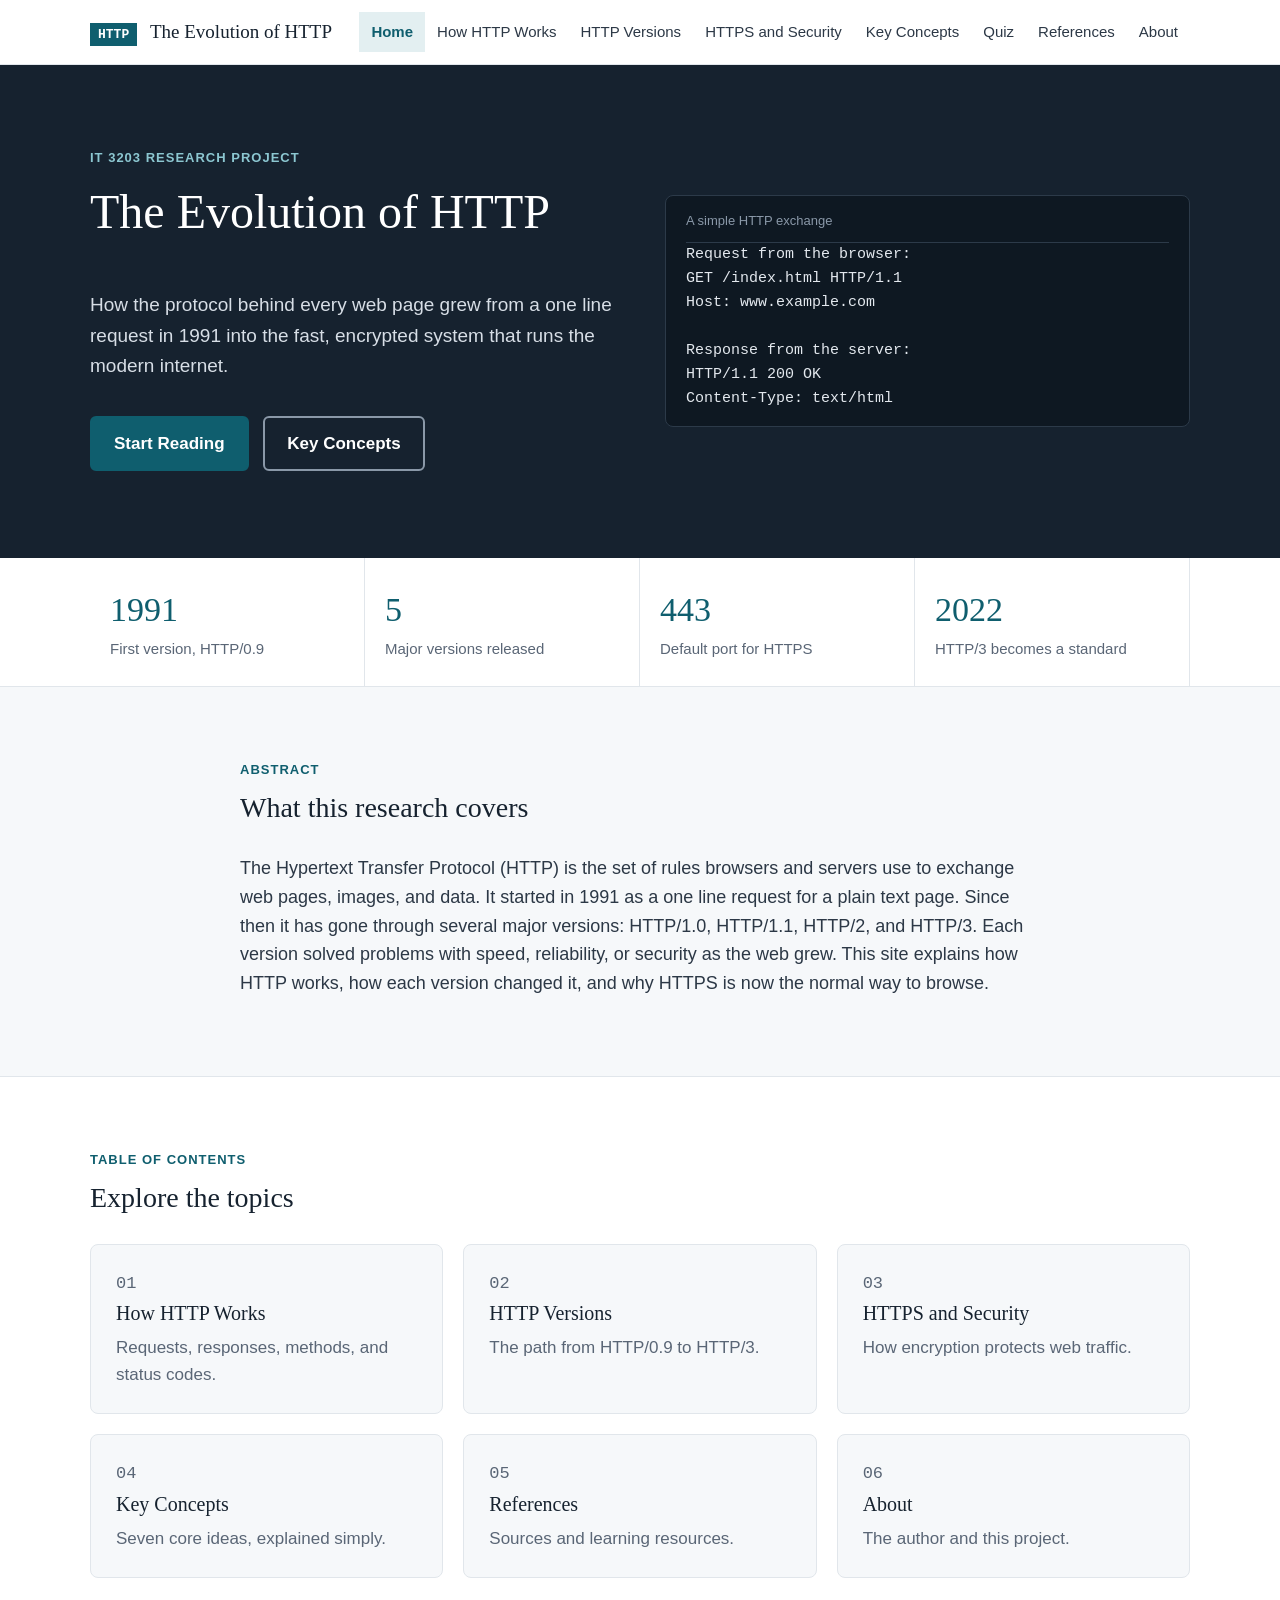
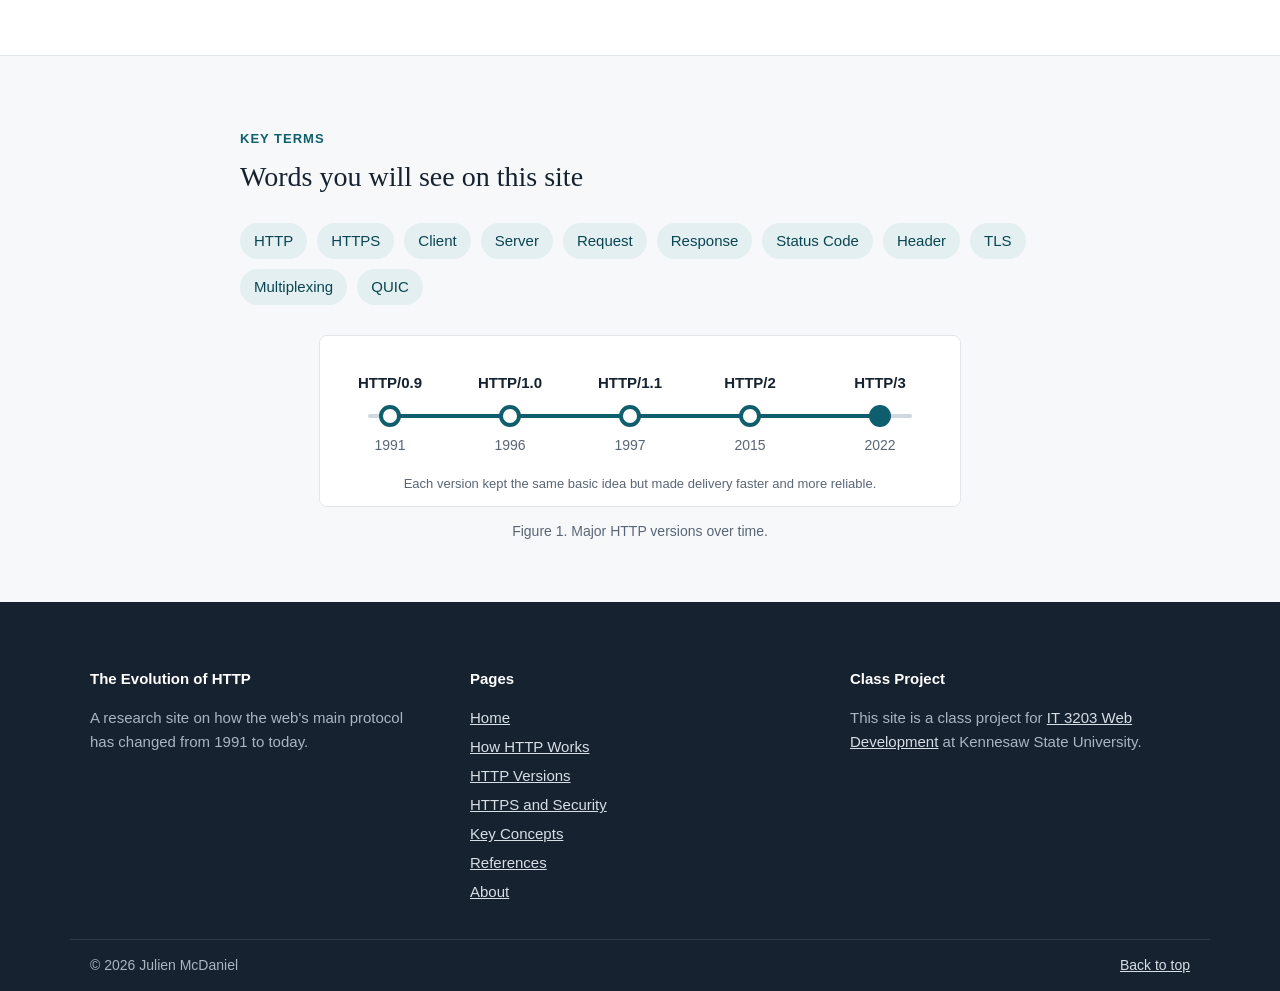
<file: index.html>
<!DOCTYPE html>
<!--
  File: index.html
  Page: Home
  Project: IT 3203 Web Development, Milestone 1
  Author: Julien McDaniel
  Purpose: Cover page for a research site on the evolution of HTTP.
-->
<html lang="en">
<head>
  <meta charset="utf-8">
  <meta name="viewport" content="width=device-width, initial-scale=1">
  <meta name="description" content="Cover page for a research site on the evolution of HTTP.">
  <title>Home | The Evolution of HTTP</title>
  <!-- One shared style sheet for the whole site -->
  <link rel="stylesheet" href="styles.css">
</head>
<body id="top">
  <!-- Site header: logo and main menu, the same on every page -->
  <header class="site-header">
    <div class="container header-inner">
      <a class="brand" href="index.html">
        <span class="brand-mark">HTTP</span>
        <span class="brand-name">The Evolution of HTTP</span>
      </a>
      <nav class="main-menu">
        <ul>
          <li><a href="index.html" class="active">Home</a></li>
          <li><a href="how-http-works.html">How HTTP Works</a></li>
          <li><a href="http-versions.html">HTTP Versions</a></li>
          <li><a href="https-security.html">HTTPS and Security</a></li>
          <li><a href="key-concepts.html">Key Concepts</a></li>
          <li><a href="quiz/index.html">Quiz</a></li>
          <li><a href="references.html">References</a></li>
          <li><a href="about.html">About</a></li>
        </ul>
      </nav>
    </div>
  </header>

  <main>
    <!-- Hero: site title, short intro, and a sample HTTP message -->
    <section class="hero">
      <div class="container hero-grid">
        <div>
          <p class="eyebrow hero-label">IT 3203 Research Project</p>
          <h1>The Evolution of HTTP</h1>
          <p class="hero-lead">How the protocol behind every web page grew from a one line request
            in 1991 into the fast, encrypted system that runs the modern internet.</p>
          <p>
            <a class="button" href="how-http-works.html">Start Reading</a>
            <a class="button button-outline" href="key-concepts.html">Key Concepts</a>
          </p>
        </div>
        <!-- Box showing a sample request and response -->
        <div class="code-box">
          <p class="code-title">A simple HTTP exchange</p>
          <pre>
Request from the browser:
GET /index.html HTTP/1.1
Host: www.example.com

Response from the server:
HTTP/1.1 200 OK
Content-Type: text/html</pre>
        </div>
      </div>
    </section>

    <!-- Quick facts strip -->
    <div class="stats">
      <div class="container stats-grid">
        <div class="stat"><p class="stat-num">1991</p><p class="stat-label">First version, HTTP/0.9</p></div>
        <div class="stat"><p class="stat-num">5</p><p class="stat-label">Major versions released</p></div>
        <div class="stat"><p class="stat-num">443</p><p class="stat-label">Default port for HTTPS</p></div>
        <div class="stat"><p class="stat-num">2022</p><p class="stat-label">HTTP/3 becomes a standard</p></div>
      </div>
    </div>

    <!-- Abstract -->
    <section class="section">
      <div class="container narrow">
        <p class="eyebrow">Abstract</p>
        <h2>What this research covers</h2>
        <p class="abstract">The Hypertext Transfer Protocol (HTTP) is the set of rules browsers and
          servers use to exchange web pages, images, and data. It started in 1991 as a one line
          request for a plain text page. Since then it has gone through several major versions:
          HTTP/1.0, HTTP/1.1, HTTP/2, and HTTP/3. Each version solved problems with speed,
          reliability, or security as the web grew. This site explains how HTTP works, how each
          version changed it, and why HTTPS is now the normal way to browse.</p>
      </div>
    </section>

    <!-- Table of contents shown as cards (CSS grid) -->
    <section class="section section-alt">
      <div class="container">
        <p class="eyebrow">Table of Contents</p>
        <h2>Explore the topics</h2>
        <ol class="card-grid">
          <li class="card">
            <p class="card-num">01</p>
            <h3><a href="how-http-works.html">How HTTP Works</a></h3>
            <p>Requests, responses, methods, and status codes.</p>
          </li>
          <li class="card">
            <p class="card-num">02</p>
            <h3><a href="http-versions.html">HTTP Versions</a></h3>
            <p>The path from HTTP/0.9 to HTTP/3.</p>
          </li>
          <li class="card">
            <p class="card-num">03</p>
            <h3><a href="https-security.html">HTTPS and Security</a></h3>
            <p>How encryption protects web traffic.</p>
          </li>
          <li class="card">
            <p class="card-num">04</p>
            <h3><a href="key-concepts.html">Key Concepts</a></h3>
            <p>Seven core ideas, explained simply.</p>
          </li>
          <li class="card">
            <p class="card-num">05</p>
            <h3><a href="references.html">References</a></h3>
            <p>Sources and learning resources.</p>
          </li>
          <li class="card">
            <p class="card-num">06</p>
            <h3><a href="about.html">About</a></h3>
            <p>The author and this project.</p>
          </li>
        </ol>
      </div>
    </section>

    <!-- Key terms -->
    <section class="section">
      <div class="container narrow">
        <p class="eyebrow">Key Terms</p>
        <h2>Words you will see on this site</h2>
        <ul class="term-list">
          <li>HTTP</li>
          <li>HTTPS</li>
          <li>Client</li>
          <li>Server</li>
          <li>Request</li>
          <li>Response</li>
          <li>Status Code</li>
          <li>Header</li>
          <li>TLS</li>
          <li>Multiplexing</li>
          <li>QUIC</li>
        </ul>
        <figure class="figure">
          <img src="images/version-timeline.svg" alt="Timeline of HTTP versions from HTTP/0.9 in 1991 to HTTP/3 in 2022" width="640" height="170">
          <figcaption>Figure 1. Major HTTP versions over time.</figcaption>
        </figure>
      </div>
    </section>
  </main>

  <!-- Site footer: the same on every page, includes the class project note -->
  <footer class="site-footer">
    <div class="container footer-grid">
      <div>
        <p class="footer-title">The Evolution of HTTP</p>
        <p>A research site on how the web's main protocol has changed from 1991 to today.</p>
      </div>
      <div>
        <p class="footer-title">Pages</p>
        <ul class="footer-links">
          <li><a href="index.html">Home</a></li>
          <li><a href="how-http-works.html">How HTTP Works</a></li>
          <li><a href="http-versions.html">HTTP Versions</a></li>
          <li><a href="https-security.html">HTTPS and Security</a></li>
          <li><a href="key-concepts.html">Key Concepts</a></li>
          <li><a href="references.html">References</a></li>
          <li><a href="about.html">About</a></li>
        </ul>
      </div>
      <div>
        <p class="footer-title">Class Project</p>
        <p>This site is a class project for
          <a href="https://ksuweb.github.io/IT3203/">IT 3203 Web Development</a>
          at Kennesaw State University.</p>
      </div>
    </div>
    <div class="container footer-bottom">
      <p>&copy; 2026 Julien McDaniel</p>
      <p><a href="#top">Back to top</a></p>
    </div>
  </footer>
</body>
</html>
</file>
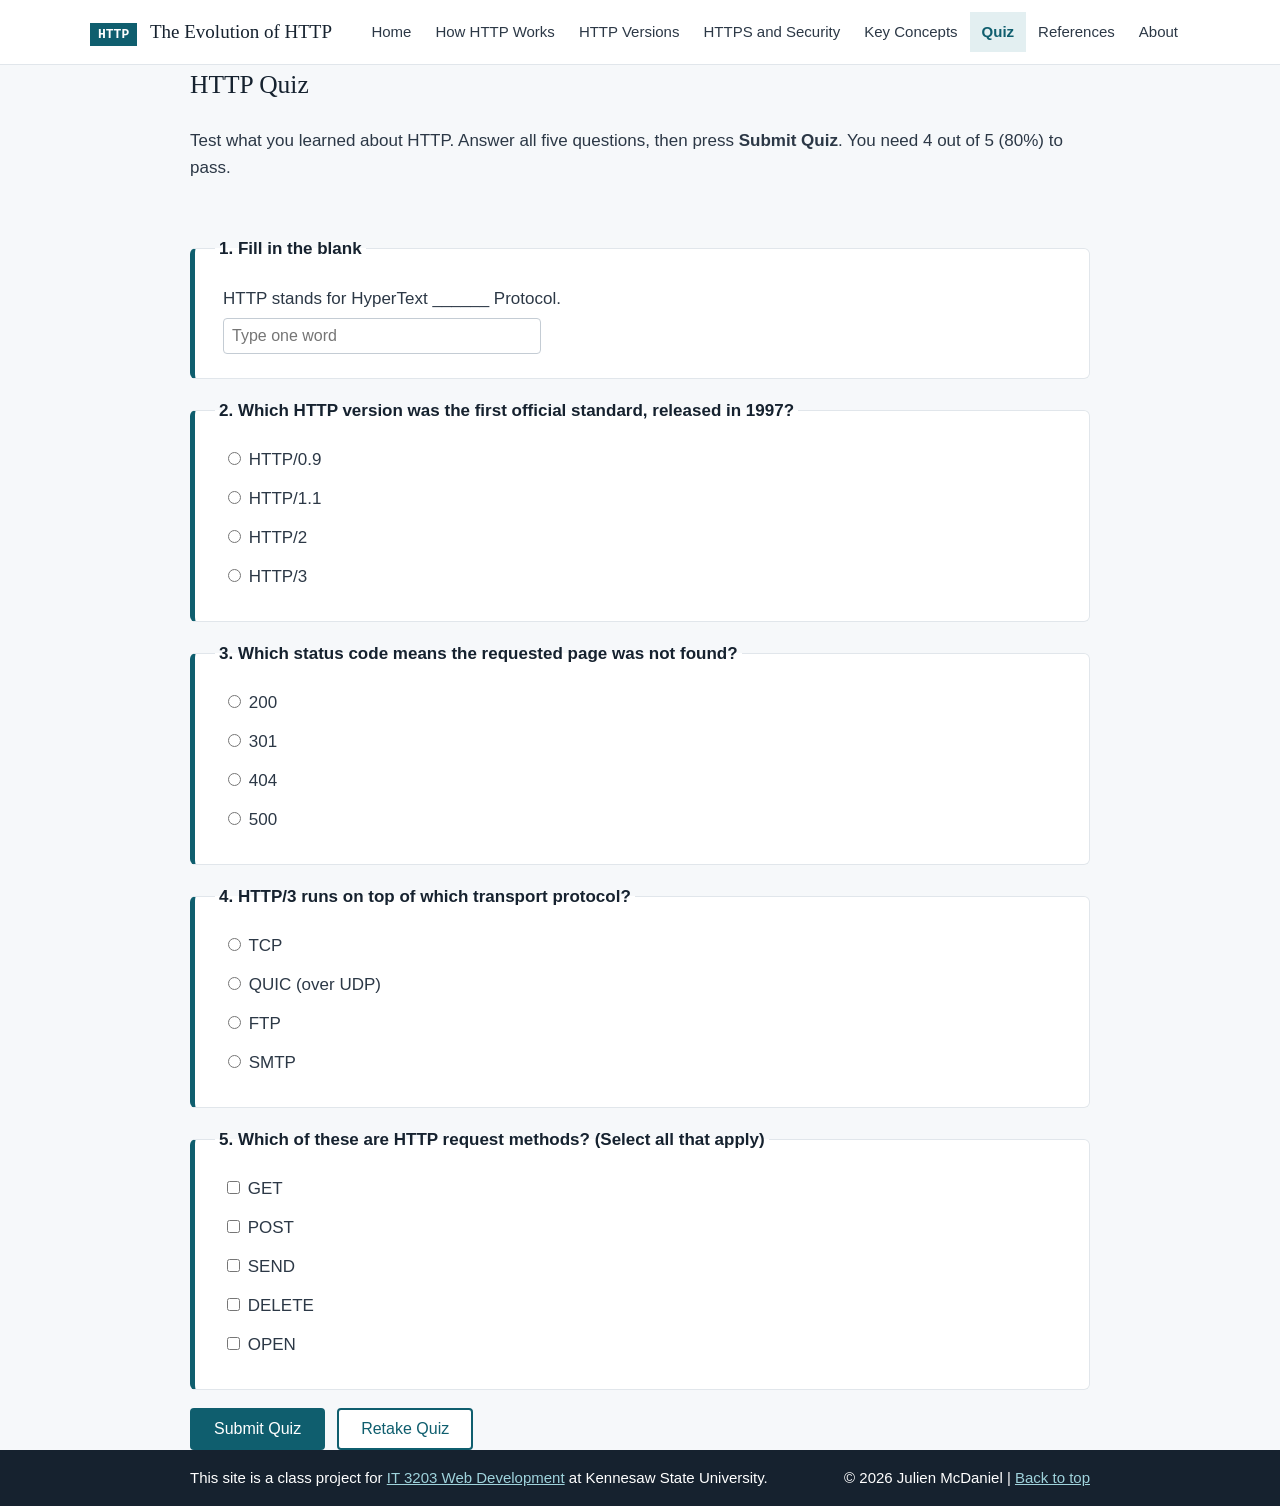
<file: quiz/index.html>
<!DOCTYPE html>
<!--
  File: quiz/index.html
  Page: HTTP Quiz
  Project: IT 3203 Web Development, Milestone 2
  Author: Julien McDaniel
  Purpose: A five question quiz on the evolution of HTTP.
           JavaScript in script.js checks the answers and shows the score.
-->
<html lang="en">
<head>
  <meta charset="utf-8">
  <meta name="viewport" content="width=device-width, initial-scale=1">
  <meta name="description" content="Five question quiz on the evolution of HTTP.">
  <title>Quiz | The Evolution of HTTP</title>
  <!-- Style sheet for the quiz page -->
  <link rel="stylesheet" href="style.css">
</head>
<body id="top">
  <!-- Site header: same main menu as the other pages -->
  <header class="site-header">
    <div class="container header-inner">
      <a class="brand" href="../index.html">
        <span class="brand-mark">HTTP</span>
        <span class="brand-name">The Evolution of HTTP</span>
      </a>
      <nav class="main-menu">
        <ul>
          <li><a href="../index.html">Home</a></li>
          <li><a href="../how-http-works.html">How HTTP Works</a></li>
          <li><a href="../http-versions.html">HTTP Versions</a></li>
          <li><a href="../https-security.html">HTTPS and Security</a></li>
          <li><a href="../key-concepts.html">Key Concepts</a></li>
          <li><a href="index.html" class="active">Quiz</a></li>
          <li><a href="../references.html">References</a></li>
          <li><a href="../about.html">About</a></li>
        </ul>
      </nav>
    </div>
  </header>

  <main class="container">
    <section class="intro">
      <h1>HTTP Quiz</h1>
      <p>Test what you learned about HTTP. Answer all five questions, then press
        <strong>Submit Quiz</strong>. You need 4 out of 5 (80%) to pass.</p>
    </section>

    <!-- Message area for "please answer every question" warnings -->
    <p id="form-message" class="form-message" aria-live="polite"></p>

    <!-- The quiz form. novalidate lets script.js handle the checking. -->
    <form id="quiz-form" novalidate>

      <!-- Question 1: fill in the blank -->
      <fieldset class="question" id="q1-box">
        <legend>1. Fill in the blank</legend>
        <label for="q1">HTTP stands for HyperText ______ Protocol.</label>
        <input type="text" id="q1" name="q1" placeholder="Type one word" autocomplete="off">
        <p class="feedback" id="q1-feedback"></p>
      </fieldset>

      <!-- Question 2: multiple choice -->
      <fieldset class="question" id="q2-box">
        <legend>2. Which HTTP version was the first official standard, released in 1997?</legend>
        <label><input type="radio" name="q2" value="a"> HTTP/0.9</label>
        <label><input type="radio" name="q2" value="b"> HTTP/1.1</label>
        <label><input type="radio" name="q2" value="c"> HTTP/2</label>
        <label><input type="radio" name="q2" value="d"> HTTP/3</label>
        <p class="feedback" id="q2-feedback"></p>
      </fieldset>

      <!-- Question 3: multiple choice -->
      <fieldset class="question" id="q3-box">
        <legend>3. Which status code means the requested page was not found?</legend>
        <label><input type="radio" name="q3" value="a"> 200</label>
        <label><input type="radio" name="q3" value="b"> 301</label>
        <label><input type="radio" name="q3" value="c"> 404</label>
        <label><input type="radio" name="q3" value="d"> 500</label>
        <p class="feedback" id="q3-feedback"></p>
      </fieldset>

      <!-- Question 4: multiple choice -->
      <fieldset class="question" id="q4-box">
        <legend>4. HTTP/3 runs on top of which transport protocol?</legend>
        <label><input type="radio" name="q4" value="a"> TCP</label>
        <label><input type="radio" name="q4" value="b"> QUIC (over UDP)</label>
        <label><input type="radio" name="q4" value="c"> FTP</label>
        <label><input type="radio" name="q4" value="d"> SMTP</label>
        <p class="feedback" id="q4-feedback"></p>
      </fieldset>

      <!-- Question 5: select all that apply (more than one answer) -->
      <fieldset class="question" id="q5-box">
        <legend>5. Which of these are HTTP request methods? (Select all that apply)</legend>
        <label><input type="checkbox" name="q5" value="GET"> GET</label>
        <label><input type="checkbox" name="q5" value="POST"> POST</label>
        <label><input type="checkbox" name="q5" value="SEND"> SEND</label>
        <label><input type="checkbox" name="q5" value="DELETE"> DELETE</label>
        <label><input type="checkbox" name="q5" value="OPEN"> OPEN</label>
        <p class="feedback" id="q5-feedback"></p>
      </fieldset>

      <!-- Buttons -->
      <div class="button-row">
        <button type="submit" class="button" id="submit-btn">Submit Quiz</button>
        <button type="reset" class="button button-outline" id="reset-btn">Retake Quiz</button>
      </div>
    </form>

    <!-- Results box. Hidden until the quiz is submitted. -->
    <section id="results" class="results hidden" aria-live="polite">
      <h2>Your Results</h2>
      <p id="score-text" class="score-text"></p>
      <p id="pass-text" class="pass-text"></p>
    </section>
  </main>

  <!-- Site footer: includes the class project note -->
  <footer class="site-footer">
    <div class="container footer-bottom">
      <p>This site is a class project for
        <a href="https://ksuweb.github.io/IT3203/">IT 3203 Web Development</a>
        at Kennesaw State University.</p>
      <p>&copy; 2026 Julien McDaniel | <a href="#top">Back to top</a></p>
    </div>
  </footer>

  <!-- Quiz logic. Loaded last so the page is ready before it runs. -->
  <script src="script.js"></script>
</body>
</html>
</file>
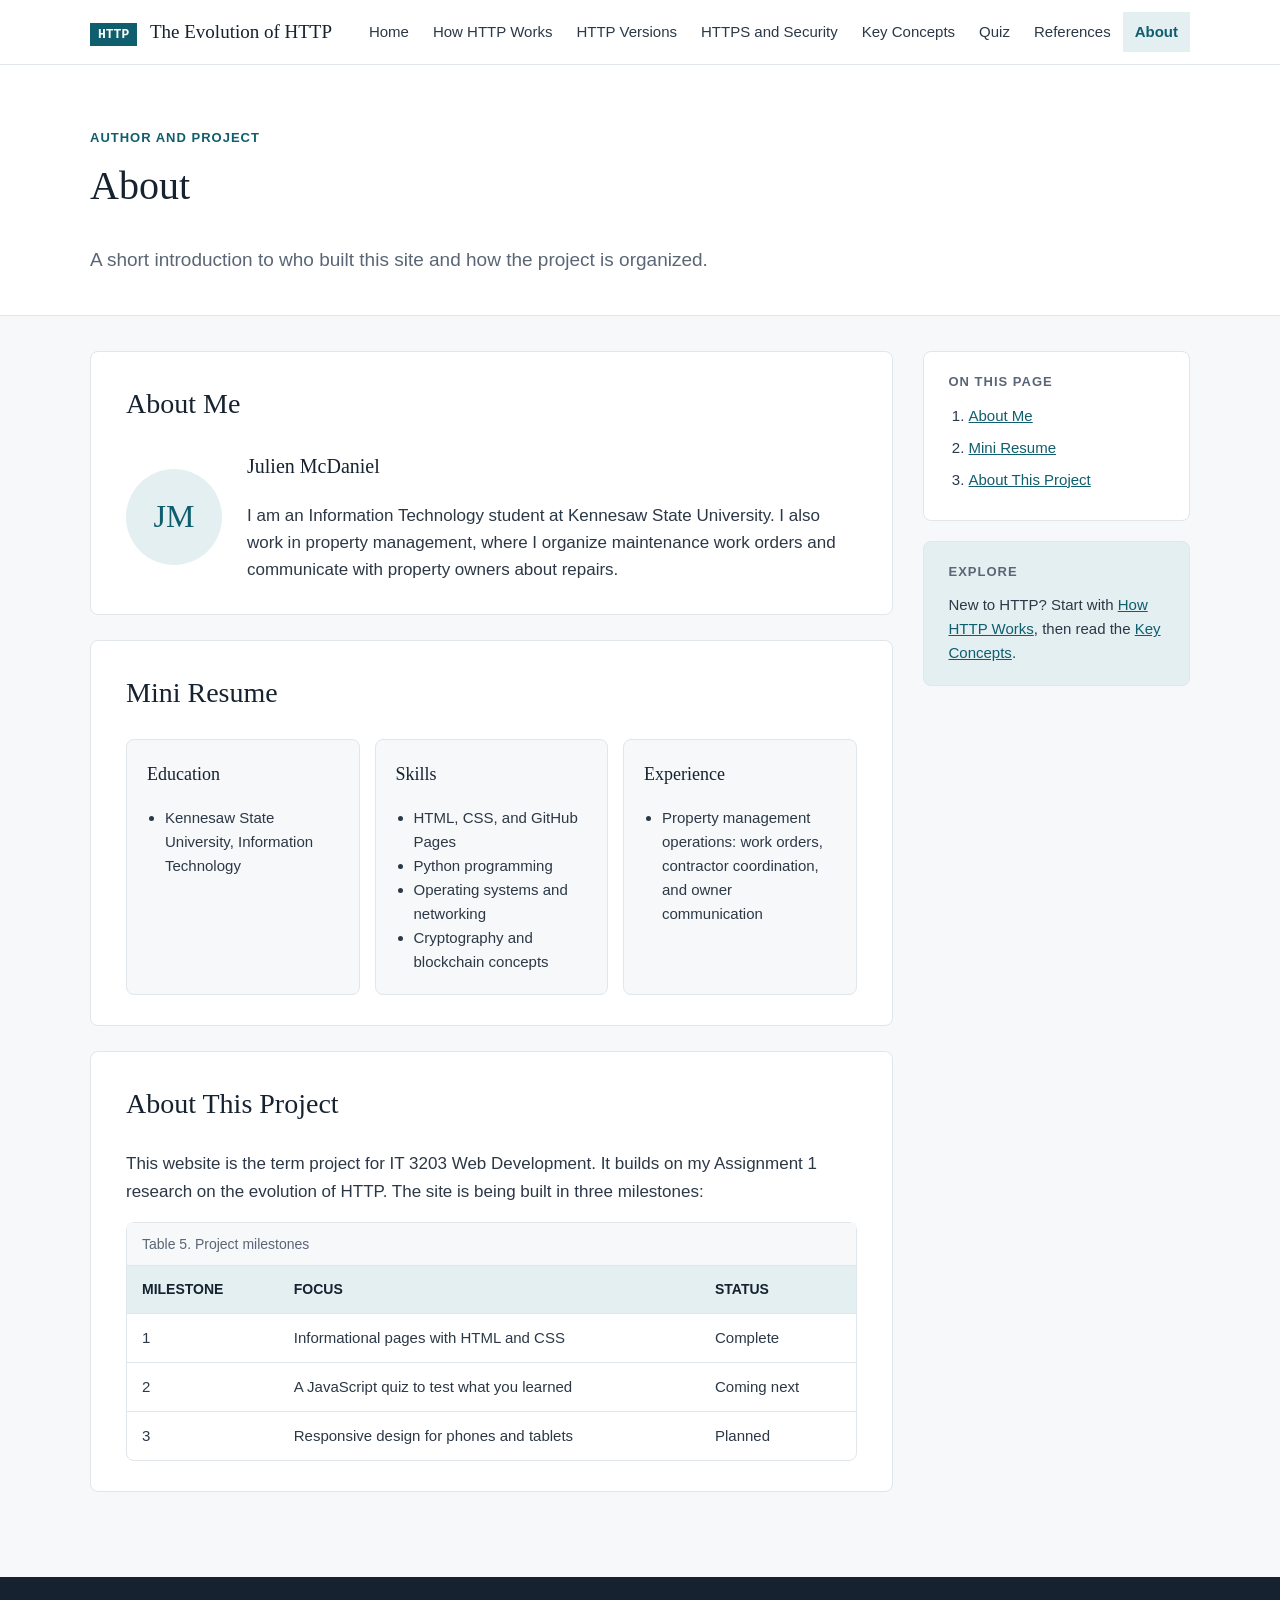
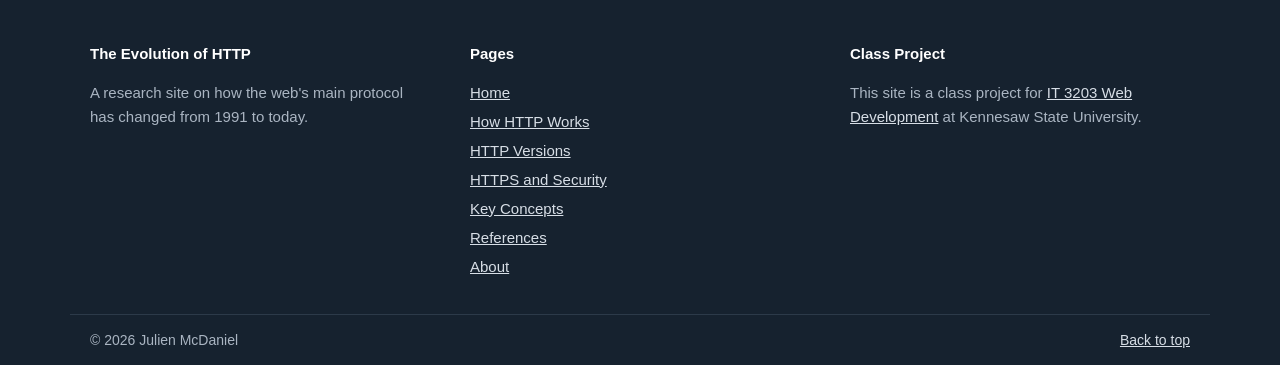
<file: about.html>
<!DOCTYPE html>
<!--
  File: about.html
  Page: About
  Project: IT 3203 Web Development, Milestone 1
  Author: Julien McDaniel
  Purpose: About the author and this project.
-->
<html lang="en">
<head>
  <meta charset="utf-8">
  <meta name="viewport" content="width=device-width, initial-scale=1">
  <meta name="description" content="About the author and this project.">
  <title>About | The Evolution of HTTP</title>
  <!-- One shared style sheet for the whole site -->
  <link rel="stylesheet" href="styles.css">
</head>
<body id="top">
  <!-- Site header: logo and main menu, the same on every page -->
  <header class="site-header">
    <div class="container header-inner">
      <a class="brand" href="index.html">
        <span class="brand-mark">HTTP</span>
        <span class="brand-name">The Evolution of HTTP</span>
      </a>
      <nav class="main-menu">
        <ul>
          <li><a href="index.html">Home</a></li>
          <li><a href="how-http-works.html">How HTTP Works</a></li>
          <li><a href="http-versions.html">HTTP Versions</a></li>
          <li><a href="https-security.html">HTTPS and Security</a></li>
          <li><a href="key-concepts.html">Key Concepts</a></li>
          <li><a href="quiz/index.html">Quiz</a></li>
          <li><a href="references.html">References</a></li>
          <li><a href="about.html" class="active">About</a></li>
        </ul>
      </nav>
    </div>
  </header>

  <!-- Page banner with the page title and a short summary -->
  <div class="page-banner">
    <div class="container">
      <p class="eyebrow">Author and Project</p>
      <h1>About</h1>
      <p class="lead">A short introduction to who built this site and how the project is organized.</p>
    </div>
  </div>

  <!-- Two column layout (CSS grid): main content and sidebar -->
  <div class="container page-layout">
    <main class="content">
        <section id="me" class="content-section">
          <h2>About Me</h2>
          <div class="profile">
            <img class="avatar" src="images/avatar.svg" alt="Initials JM for Julien McDaniel" width="96" height="96">
            <div>
              <h3>Julien McDaniel</h3>
              <p>I am an Information Technology student at Kennesaw State University. I also work in
                property management, where I organize maintenance work orders and communicate with
                property owners about repairs.</p>
            </div>
          </div>
        </section>

        <section id="resume" class="content-section">
          <h2>Mini Resume</h2>
          <div class="resume-grid">
            <div class="resume-block">
              <h3>Education</h3>
              <ul>
                <li>Kennesaw State University, Information Technology</li>
              </ul>
            </div>
            <div class="resume-block">
              <h3>Skills</h3>
              <ul>
                <li>HTML, CSS, and GitHub Pages</li>
                <li>Python programming</li>
                <li>Operating systems and networking</li>
                <li>Cryptography and blockchain concepts</li>
              </ul>
            </div>
            <div class="resume-block">
              <h3>Experience</h3>
              <ul>
                <li>Property management operations: work orders, contractor coordination, and owner communication</li>
              </ul>
            </div>
          </div>
        </section>

        <section id="project" class="content-section">
          <h2>About This Project</h2>
          <p>This website is the term project for IT 3203 Web Development. It builds on my
            Assignment 1 research on the evolution of HTTP. The site is being built in three milestones:</p>
          <div class="table-wrap">
            <table class="data-table">
              <caption>Table 5. Project milestones</caption>
              <thead>
                <tr><th>Milestone</th><th>Focus</th><th>Status</th></tr>
              </thead>
              <tbody>
                <tr><td>1</td><td>Informational pages with HTML and CSS</td><td>Complete</td></tr>
                <tr><td>2</td><td>A JavaScript quiz to test what you learned</td><td>Coming next</td></tr>
                <tr><td>3</td><td>Responsive design for phones and tablets</td><td>Planned</td></tr>
              </tbody>
            </table>
          </div>
        </section>
    </main>

    <!-- Sidebar: links to each section on this page -->
    <aside class="sidebar">
      <div class="side-panel">
        <h2>On This Page</h2>
        <ol>
            <li><a href="#me">About Me</a></li>
            <li><a href="#resume">Mini Resume</a></li>
            <li><a href="#project">About This Project</a></li>
        </ol>
      </div>
      <div class="side-panel side-note">
        <h2>Explore</h2>
        <p>New to HTTP? Start with <a href="how-http-works.html">How HTTP Works</a>, then read the <a href="key-concepts.html">Key Concepts</a>.</p>
      </div>
    </aside>
  </div>

  <!-- Site footer: the same on every page, includes the class project note -->
  <footer class="site-footer">
    <div class="container footer-grid">
      <div>
        <p class="footer-title">The Evolution of HTTP</p>
        <p>A research site on how the web's main protocol has changed from 1991 to today.</p>
      </div>
      <div>
        <p class="footer-title">Pages</p>
        <ul class="footer-links">
          <li><a href="index.html">Home</a></li>
          <li><a href="how-http-works.html">How HTTP Works</a></li>
          <li><a href="http-versions.html">HTTP Versions</a></li>
          <li><a href="https-security.html">HTTPS and Security</a></li>
          <li><a href="key-concepts.html">Key Concepts</a></li>
          <li><a href="references.html">References</a></li>
          <li><a href="about.html">About</a></li>
        </ul>
      </div>
      <div>
        <p class="footer-title">Class Project</p>
        <p>This site is a class project for
          <a href="https://ksuweb.github.io/IT3203/">IT 3203 Web Development</a>
          at Kennesaw State University.</p>
      </div>
    </div>
    <div class="container footer-bottom">
      <p>&copy; 2026 Julien McDaniel</p>
      <p><a href="#top">Back to top</a></p>
    </div>
  </footer>
</body>
</html>
</file>
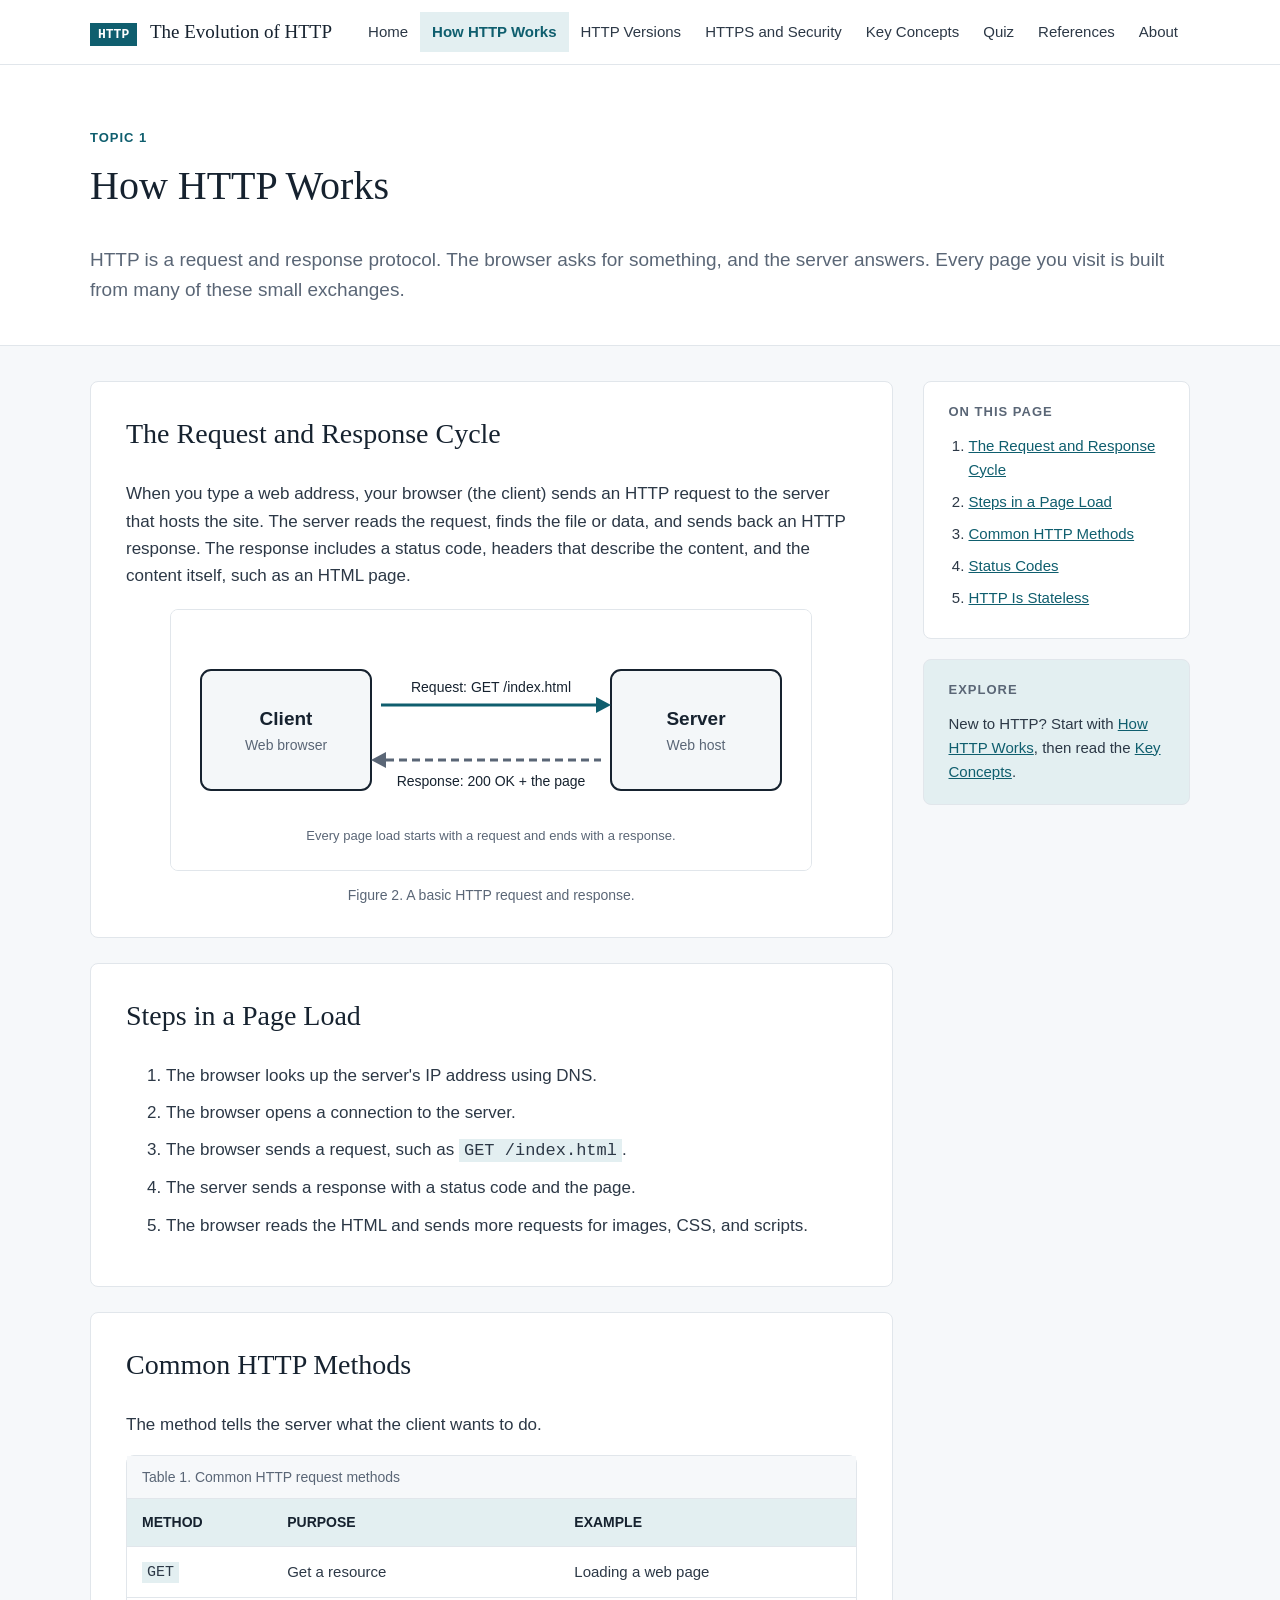
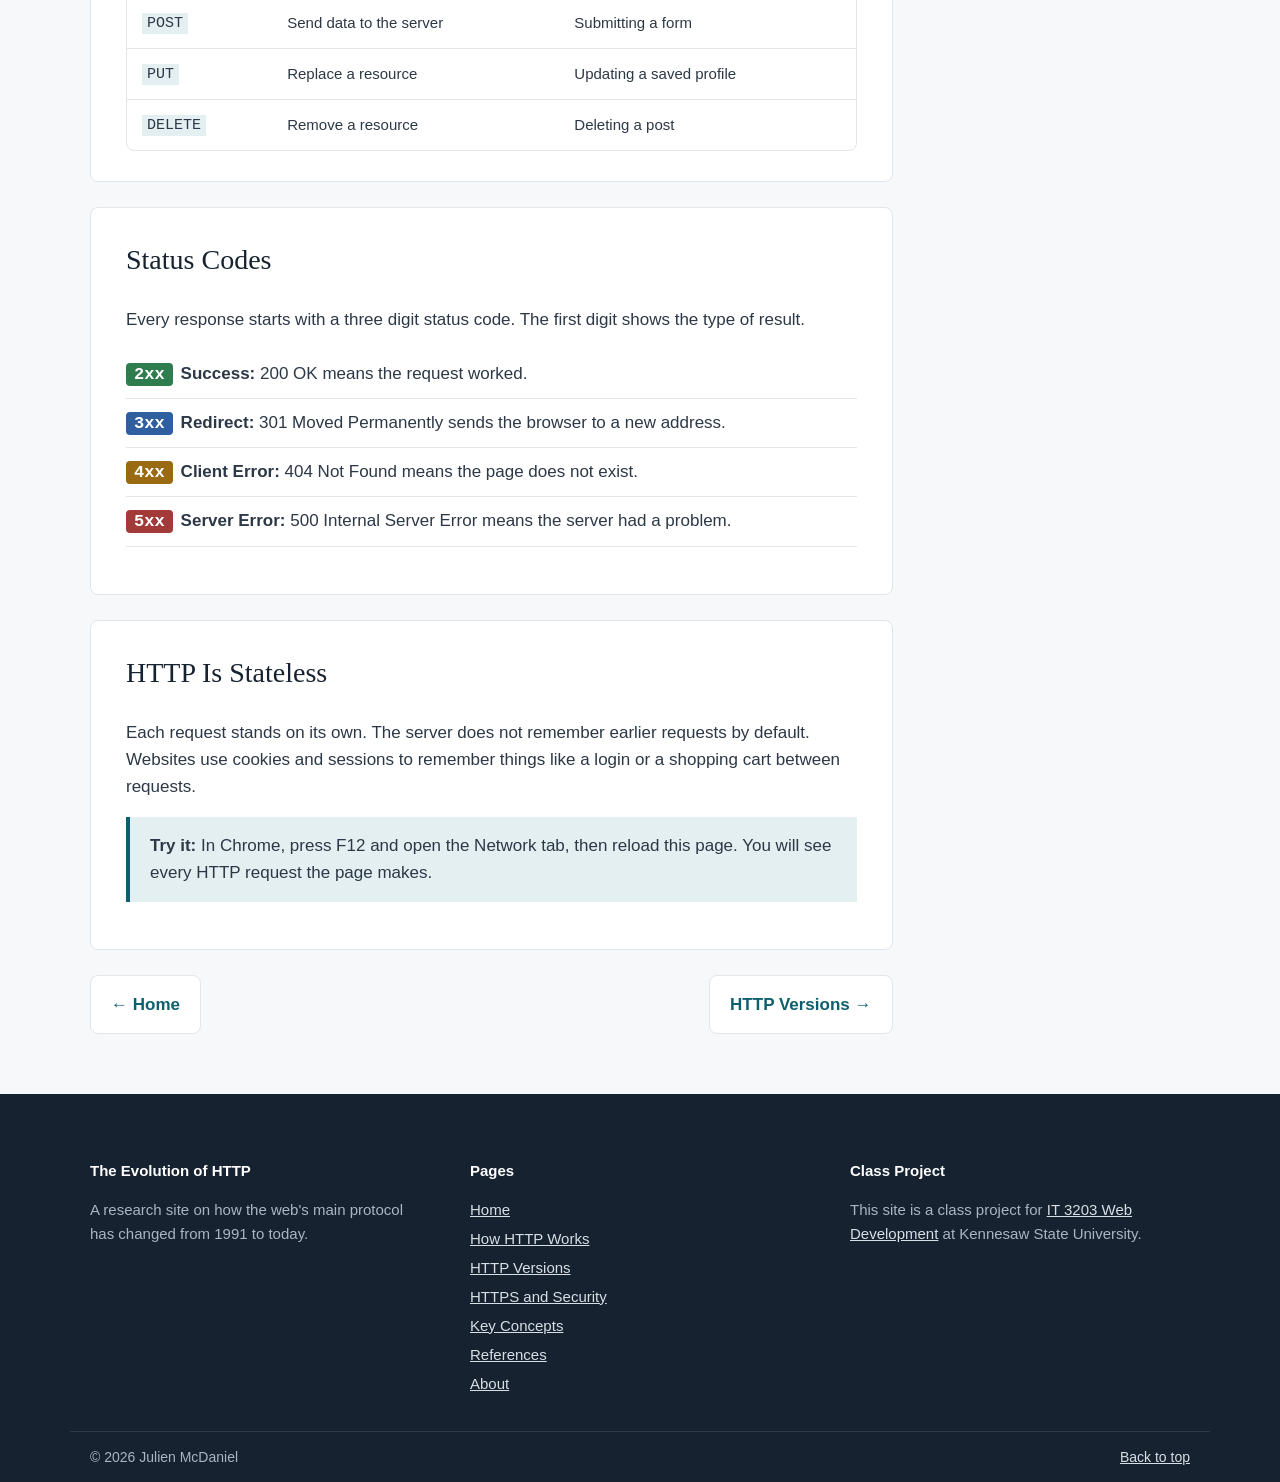
<file: how-http-works.html>
<!DOCTYPE html>
<!--
  File: how-http-works.html
  Page: How HTTP Works
  Project: IT 3203 Web Development, Milestone 1
  Author: Julien McDaniel
  Purpose: How HTTP requests and responses work.
-->
<html lang="en">
<head>
  <meta charset="utf-8">
  <meta name="viewport" content="width=device-width, initial-scale=1">
  <meta name="description" content="How HTTP requests and responses work.">
  <title>How HTTP Works | The Evolution of HTTP</title>
  <!-- One shared style sheet for the whole site -->
  <link rel="stylesheet" href="styles.css">
</head>
<body id="top">
  <!-- Site header: logo and main menu, the same on every page -->
  <header class="site-header">
    <div class="container header-inner">
      <a class="brand" href="index.html">
        <span class="brand-mark">HTTP</span>
        <span class="brand-name">The Evolution of HTTP</span>
      </a>
      <nav class="main-menu">
        <ul>
          <li><a href="index.html">Home</a></li>
          <li><a href="how-http-works.html" class="active">How HTTP Works</a></li>
          <li><a href="http-versions.html">HTTP Versions</a></li>
          <li><a href="https-security.html">HTTPS and Security</a></li>
          <li><a href="key-concepts.html">Key Concepts</a></li>
          <li><a href="quiz/index.html">Quiz</a></li>
          <li><a href="references.html">References</a></li>
          <li><a href="about.html">About</a></li>
        </ul>
      </nav>
    </div>
  </header>

  <!-- Page banner with the page title and a short summary -->
  <div class="page-banner">
    <div class="container">
      <p class="eyebrow">Topic 1</p>
      <h1>How HTTP Works</h1>
      <p class="lead">HTTP is a request and response protocol. The browser asks for something, and the server answers. Every page you visit is built from many of these small exchanges.</p>
    </div>
  </div>

  <!-- Two column layout (CSS grid): main content and sidebar -->
  <div class="container page-layout">
    <main class="content">
        <section id="cycle" class="content-section">
          <h2>The Request and Response Cycle</h2>
          <p>When you type a web address, your browser (the client) sends an HTTP request to the
            server that hosts the site. The server reads the request, finds the file or data, and
            sends back an HTTP response. The response includes a status code, headers that describe
            the content, and the content itself, such as an HTML page.</p>
          <figure class="figure">
            <img src="images/request-response.svg" alt="Diagram showing a client sending an HTTP request to a server and the server sending back a response" width="640" height="260">
            <figcaption>Figure 2. A basic HTTP request and response.</figcaption>
          </figure>
        </section>

        <section id="steps" class="content-section">
          <h2>Steps in a Page Load</h2>
          <ol class="steps">
            <li>The browser looks up the server's IP address using DNS.</li>
            <li>The browser opens a connection to the server.</li>
            <li>The browser sends a request, such as <code>GET /index.html</code>.</li>
            <li>The server sends a response with a status code and the page.</li>
            <li>The browser reads the HTML and sends more requests for images, CSS, and scripts.</li>
          </ol>
        </section>

        <section id="methods" class="content-section">
          <h2>Common HTTP Methods</h2>
          <p>The method tells the server what the client wants to do.</p>
          <div class="table-wrap">
            <table class="data-table">
              <caption>Table 1. Common HTTP request methods</caption>
              <thead>
                <tr><th>Method</th><th>Purpose</th><th>Example</th></tr>
              </thead>
              <tbody>
                <tr><td><code>GET</code></td><td>Get a resource</td><td>Loading a web page</td></tr>
                <tr><td><code>POST</code></td><td>Send data to the server</td><td>Submitting a form</td></tr>
                <tr><td><code>PUT</code></td><td>Replace a resource</td><td>Updating a saved profile</td></tr>
                <tr><td><code>DELETE</code></td><td>Remove a resource</td><td>Deleting a post</td></tr>
              </tbody>
            </table>
          </div>
        </section>

        <section id="status" class="content-section">
          <h2>Status Codes</h2>
          <p>Every response starts with a three digit status code. The first digit shows the type of result.</p>
          <ul class="status-list">
            <li><span class="badge badge-ok">2xx</span><strong>Success:</strong> 200 OK means the request worked.</li>
            <li><span class="badge badge-info">3xx</span><strong>Redirect:</strong> 301 Moved Permanently sends the browser to a new address.</li>
            <li><span class="badge badge-warn">4xx</span><strong>Client Error:</strong> 404 Not Found means the page does not exist.</li>
            <li><span class="badge badge-error">5xx</span><strong>Server Error:</strong> 500 Internal Server Error means the server had a problem.</li>
          </ul>
        </section>

        <section id="stateless" class="content-section">
          <h2>HTTP Is Stateless</h2>
          <p>Each request stands on its own. The server does not remember earlier requests by
            default. Websites use cookies and sessions to remember things like a login or a
            shopping cart between requests.</p>
          <p class="callout"><strong>Try it:</strong> In Chrome, press F12 and open the Network tab, then reload this page. You will see every HTTP request the page makes.</p>
        </section>

        <!-- Previous and next page links -->
        <div class="pager">
          <a class="pager-link" href="index.html">&larr; Home</a>
          <a class="pager-link" href="http-versions.html">HTTP Versions &rarr;</a>
        </div>
    </main>

    <!-- Sidebar: links to each section on this page -->
    <aside class="sidebar">
      <div class="side-panel">
        <h2>On This Page</h2>
        <ol>
            <li><a href="#cycle">The Request and Response Cycle</a></li>
            <li><a href="#steps">Steps in a Page Load</a></li>
            <li><a href="#methods">Common HTTP Methods</a></li>
            <li><a href="#status">Status Codes</a></li>
            <li><a href="#stateless">HTTP Is Stateless</a></li>
        </ol>
      </div>
      <div class="side-panel side-note">
        <h2>Explore</h2>
        <p>New to HTTP? Start with <a href="how-http-works.html">How HTTP Works</a>, then read the <a href="key-concepts.html">Key Concepts</a>.</p>
      </div>
    </aside>
  </div>

  <!-- Site footer: the same on every page, includes the class project note -->
  <footer class="site-footer">
    <div class="container footer-grid">
      <div>
        <p class="footer-title">The Evolution of HTTP</p>
        <p>A research site on how the web's main protocol has changed from 1991 to today.</p>
      </div>
      <div>
        <p class="footer-title">Pages</p>
        <ul class="footer-links">
          <li><a href="index.html">Home</a></li>
          <li><a href="how-http-works.html">How HTTP Works</a></li>
          <li><a href="http-versions.html">HTTP Versions</a></li>
          <li><a href="https-security.html">HTTPS and Security</a></li>
          <li><a href="key-concepts.html">Key Concepts</a></li>
          <li><a href="references.html">References</a></li>
          <li><a href="about.html">About</a></li>
        </ul>
      </div>
      <div>
        <p class="footer-title">Class Project</p>
        <p>This site is a class project for
          <a href="https://ksuweb.github.io/IT3203/">IT 3203 Web Development</a>
          at Kennesaw State University.</p>
      </div>
    </div>
    <div class="container footer-bottom">
      <p>&copy; 2026 Julien McDaniel</p>
      <p><a href="#top">Back to top</a></p>
    </div>
  </footer>
</body>
</html>
</file>
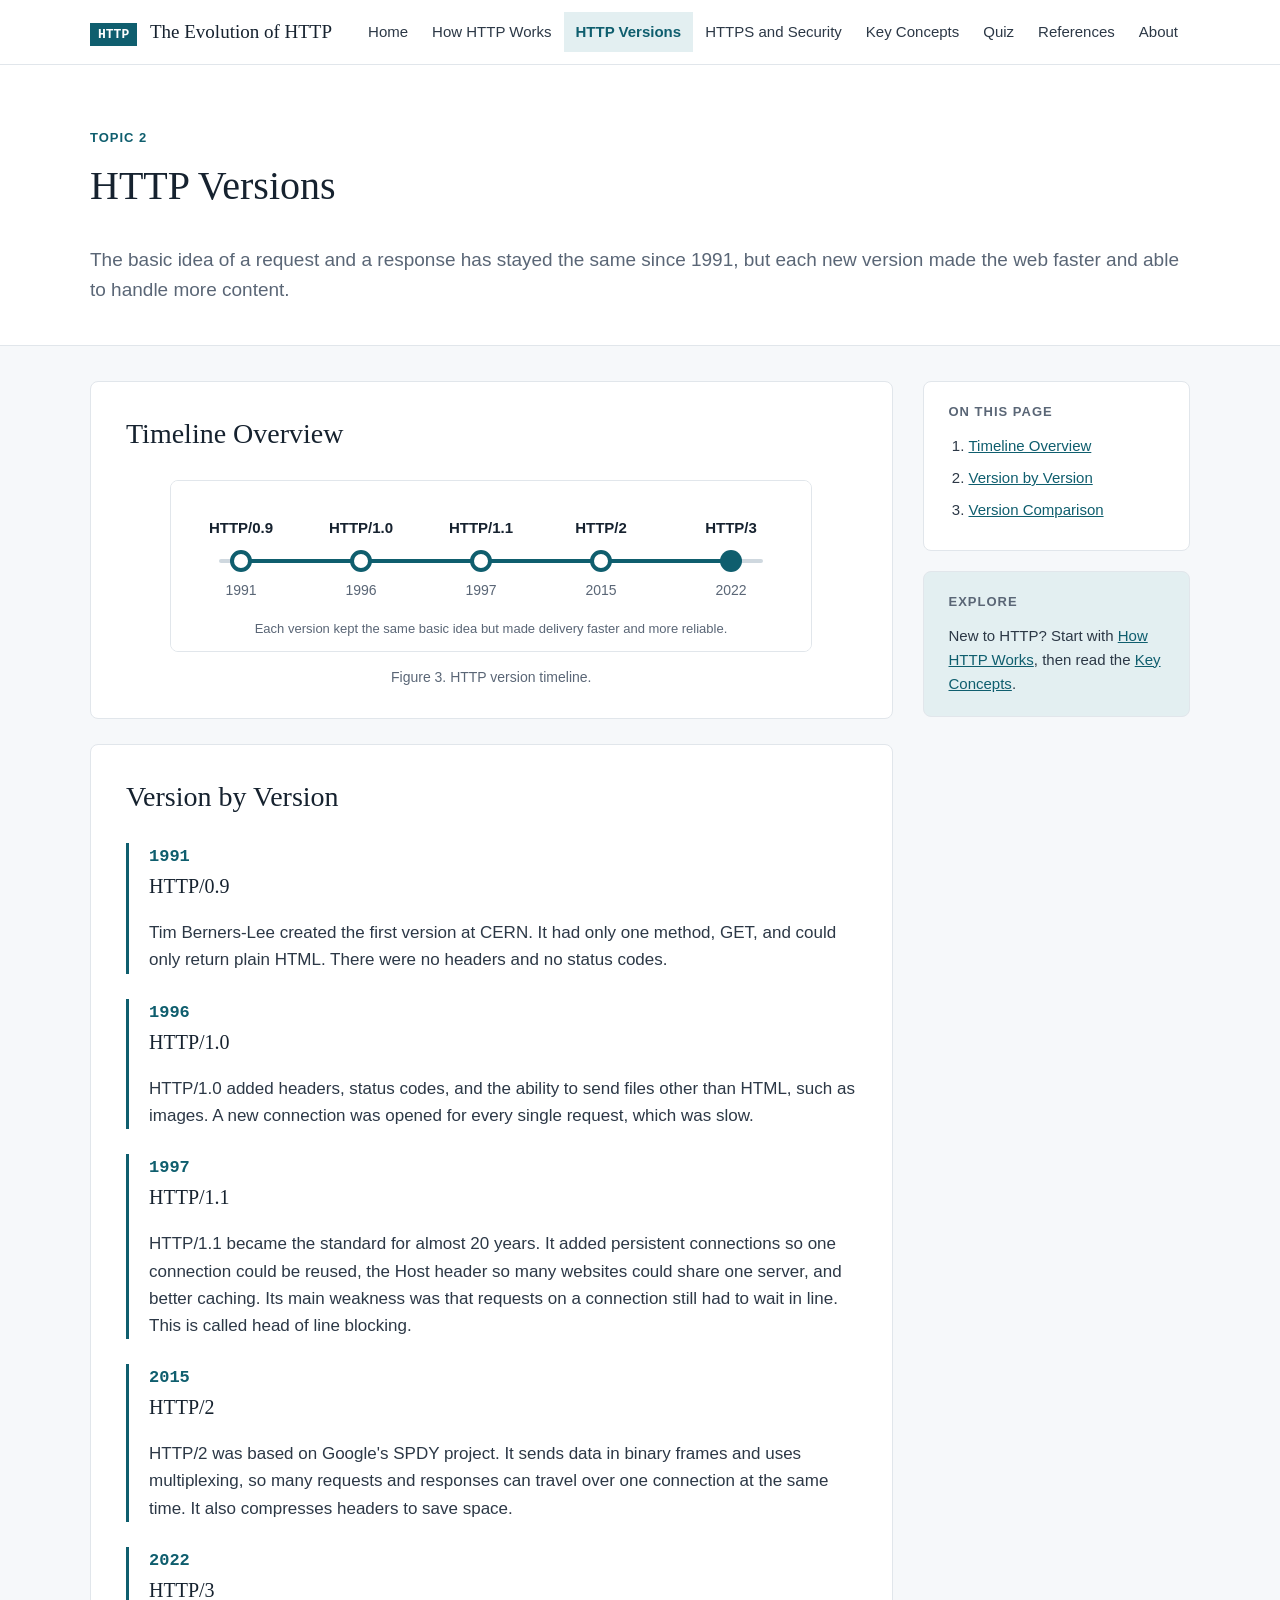
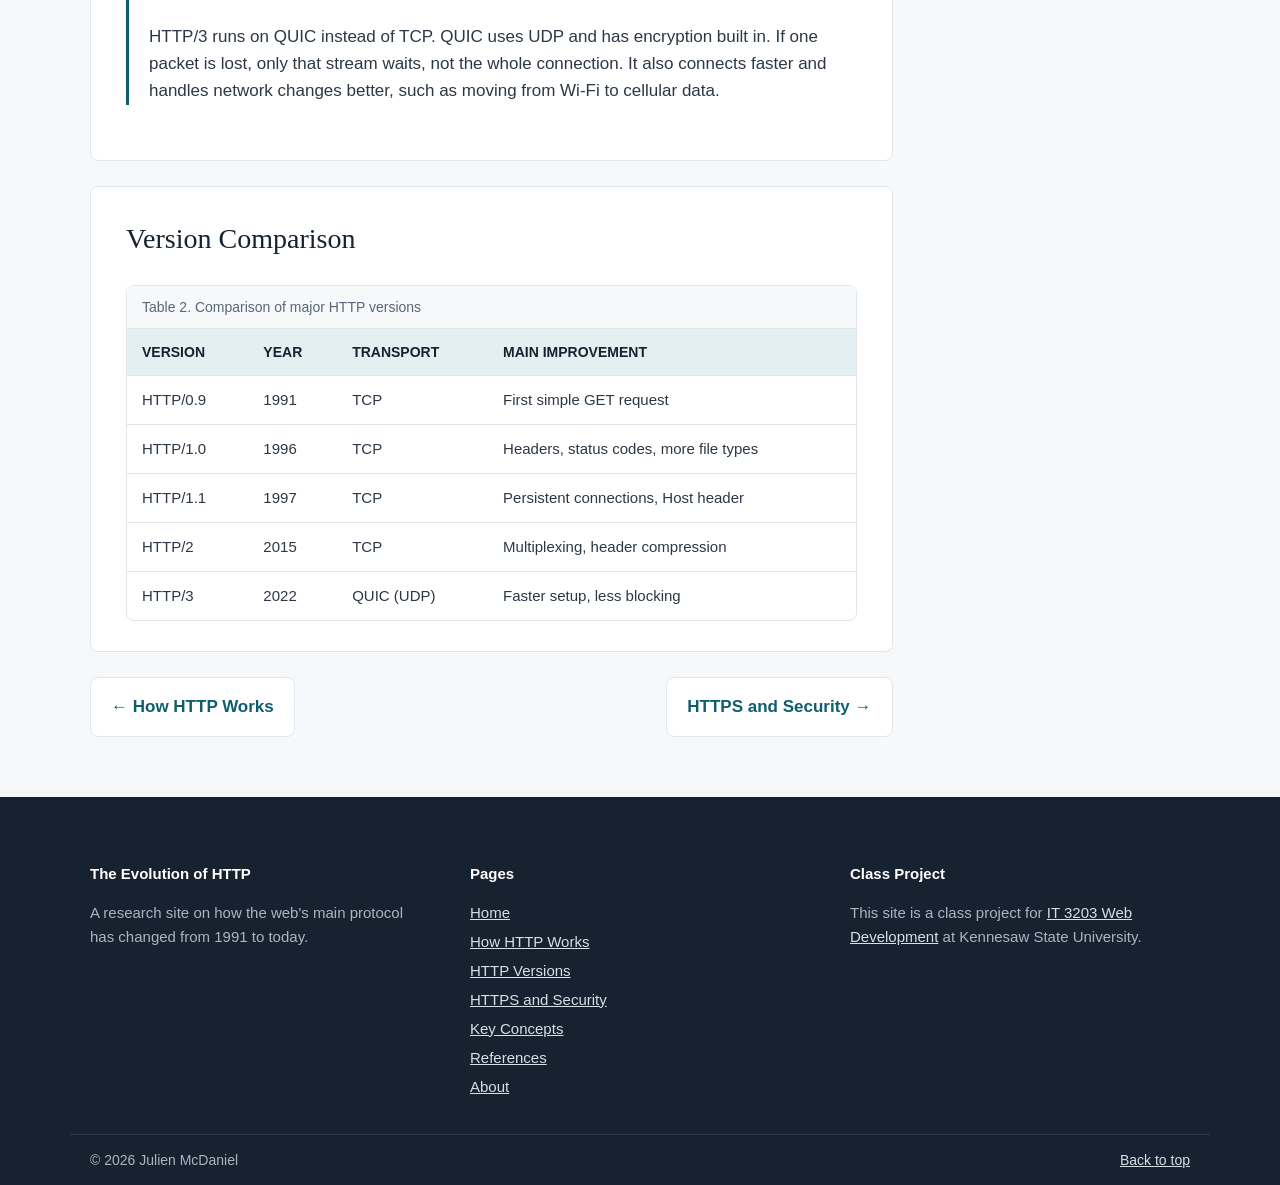
<file: http-versions.html>
<!DOCTYPE html>
<!--
  File: http-versions.html
  Page: HTTP Versions
  Project: IT 3203 Web Development, Milestone 1
  Author: Julien McDaniel
  Purpose: The history of HTTP versions from 0.9 to HTTP/3.
-->
<html lang="en">
<head>
  <meta charset="utf-8">
  <meta name="viewport" content="width=device-width, initial-scale=1">
  <meta name="description" content="The history of HTTP versions from 0.9 to HTTP/3.">
  <title>HTTP Versions | The Evolution of HTTP</title>
  <!-- One shared style sheet for the whole site -->
  <link rel="stylesheet" href="styles.css">
</head>
<body id="top">
  <!-- Site header: logo and main menu, the same on every page -->
  <header class="site-header">
    <div class="container header-inner">
      <a class="brand" href="index.html">
        <span class="brand-mark">HTTP</span>
        <span class="brand-name">The Evolution of HTTP</span>
      </a>
      <nav class="main-menu">
        <ul>
          <li><a href="index.html">Home</a></li>
          <li><a href="how-http-works.html">How HTTP Works</a></li>
          <li><a href="http-versions.html" class="active">HTTP Versions</a></li>
          <li><a href="https-security.html">HTTPS and Security</a></li>
          <li><a href="key-concepts.html">Key Concepts</a></li>
          <li><a href="quiz/index.html">Quiz</a></li>
          <li><a href="references.html">References</a></li>
          <li><a href="about.html">About</a></li>
        </ul>
      </nav>
    </div>
  </header>

  <!-- Page banner with the page title and a short summary -->
  <div class="page-banner">
    <div class="container">
      <p class="eyebrow">Topic 2</p>
      <h1>HTTP Versions</h1>
      <p class="lead">The basic idea of a request and a response has stayed the same since 1991, but each new version made the web faster and able to handle more content.</p>
    </div>
  </div>

  <!-- Two column layout (CSS grid): main content and sidebar -->
  <div class="container page-layout">
    <main class="content">
        <section id="overview" class="content-section">
          <h2>Timeline Overview</h2>
          <figure class="figure">
            <img src="images/version-timeline.svg" alt="Timeline of HTTP versions from HTTP/0.9 in 1991 to HTTP/3 in 2022" width="640" height="170">
            <figcaption>Figure 3. HTTP version timeline.</figcaption>
          </figure>
        </section>

        <section id="history" class="content-section">
          <h2>Version by Version</h2>
          <ol class="timeline">
            <li class="timeline-item">
              <p class="year">1991</p>
              <h3>HTTP/0.9</h3>
              <p>Tim Berners-Lee created the first version at CERN. It had only one method, GET, and could only return plain HTML. There were no headers and no status codes.</p>
            </li>
            <li class="timeline-item">
              <p class="year">1996</p>
              <h3>HTTP/1.0</h3>
              <p>HTTP/1.0 added headers, status codes, and the ability to send files other than HTML, such as images. A new connection was opened for every single request, which was slow.</p>
            </li>
            <li class="timeline-item">
              <p class="year">1997</p>
              <h3>HTTP/1.1</h3>
              <p>HTTP/1.1 became the standard for almost 20 years. It added persistent connections so one connection could be reused, the Host header so many websites could share one server, and better caching. Its main weakness was that requests on a connection still had to wait in line. This is called head of line blocking.</p>
            </li>
            <li class="timeline-item">
              <p class="year">2015</p>
              <h3>HTTP/2</h3>
              <p>HTTP/2 was based on Google's SPDY project. It sends data in binary frames and uses multiplexing, so many requests and responses can travel over one connection at the same time. It also compresses headers to save space.</p>
            </li>
            <li class="timeline-item">
              <p class="year">2022</p>
              <h3>HTTP/3</h3>
              <p>HTTP/3 runs on QUIC instead of TCP. QUIC uses UDP and has encryption built in. If one packet is lost, only that stream waits, not the whole connection. It also connects faster and handles network changes better, such as moving from Wi-Fi to cellular data.</p>
            </li>
          </ol>
        </section>

        <section id="compare" class="content-section">
          <h2>Version Comparison</h2>
          <div class="table-wrap">
            <table class="data-table">
              <caption>Table 2. Comparison of major HTTP versions</caption>
              <thead>
                <tr><th>Version</th><th>Year</th><th>Transport</th><th>Main Improvement</th></tr>
              </thead>
              <tbody>
                <tr><td>HTTP/0.9</td><td>1991</td><td>TCP</td><td>First simple GET request</td></tr>
                <tr><td>HTTP/1.0</td><td>1996</td><td>TCP</td><td>Headers, status codes, more file types</td></tr>
                <tr><td>HTTP/1.1</td><td>1997</td><td>TCP</td><td>Persistent connections, Host header</td></tr>
                <tr><td>HTTP/2</td><td>2015</td><td>TCP</td><td>Multiplexing, header compression</td></tr>
                <tr><td>HTTP/3</td><td>2022</td><td>QUIC (UDP)</td><td>Faster setup, less blocking</td></tr>
              </tbody>
            </table>
          </div>
        </section>

        <!-- Previous and next page links -->
        <div class="pager">
          <a class="pager-link" href="how-http-works.html">&larr; How HTTP Works</a>
          <a class="pager-link" href="https-security.html">HTTPS and Security &rarr;</a>
        </div>
    </main>

    <!-- Sidebar: links to each section on this page -->
    <aside class="sidebar">
      <div class="side-panel">
        <h2>On This Page</h2>
        <ol>
            <li><a href="#overview">Timeline Overview</a></li>
            <li><a href="#history">Version by Version</a></li>
            <li><a href="#compare">Version Comparison</a></li>
        </ol>
      </div>
      <div class="side-panel side-note">
        <h2>Explore</h2>
        <p>New to HTTP? Start with <a href="how-http-works.html">How HTTP Works</a>, then read the <a href="key-concepts.html">Key Concepts</a>.</p>
      </div>
    </aside>
  </div>

  <!-- Site footer: the same on every page, includes the class project note -->
  <footer class="site-footer">
    <div class="container footer-grid">
      <div>
        <p class="footer-title">The Evolution of HTTP</p>
        <p>A research site on how the web's main protocol has changed from 1991 to today.</p>
      </div>
      <div>
        <p class="footer-title">Pages</p>
        <ul class="footer-links">
          <li><a href="index.html">Home</a></li>
          <li><a href="how-http-works.html">How HTTP Works</a></li>
          <li><a href="http-versions.html">HTTP Versions</a></li>
          <li><a href="https-security.html">HTTPS and Security</a></li>
          <li><a href="key-concepts.html">Key Concepts</a></li>
          <li><a href="references.html">References</a></li>
          <li><a href="about.html">About</a></li>
        </ul>
      </div>
      <div>
        <p class="footer-title">Class Project</p>
        <p>This site is a class project for
          <a href="https://ksuweb.github.io/IT3203/">IT 3203 Web Development</a>
          at Kennesaw State University.</p>
      </div>
    </div>
    <div class="container footer-bottom">
      <p>&copy; 2026 Julien McDaniel</p>
      <p><a href="#top">Back to top</a></p>
    </div>
  </footer>
</body>
</html>
</file>
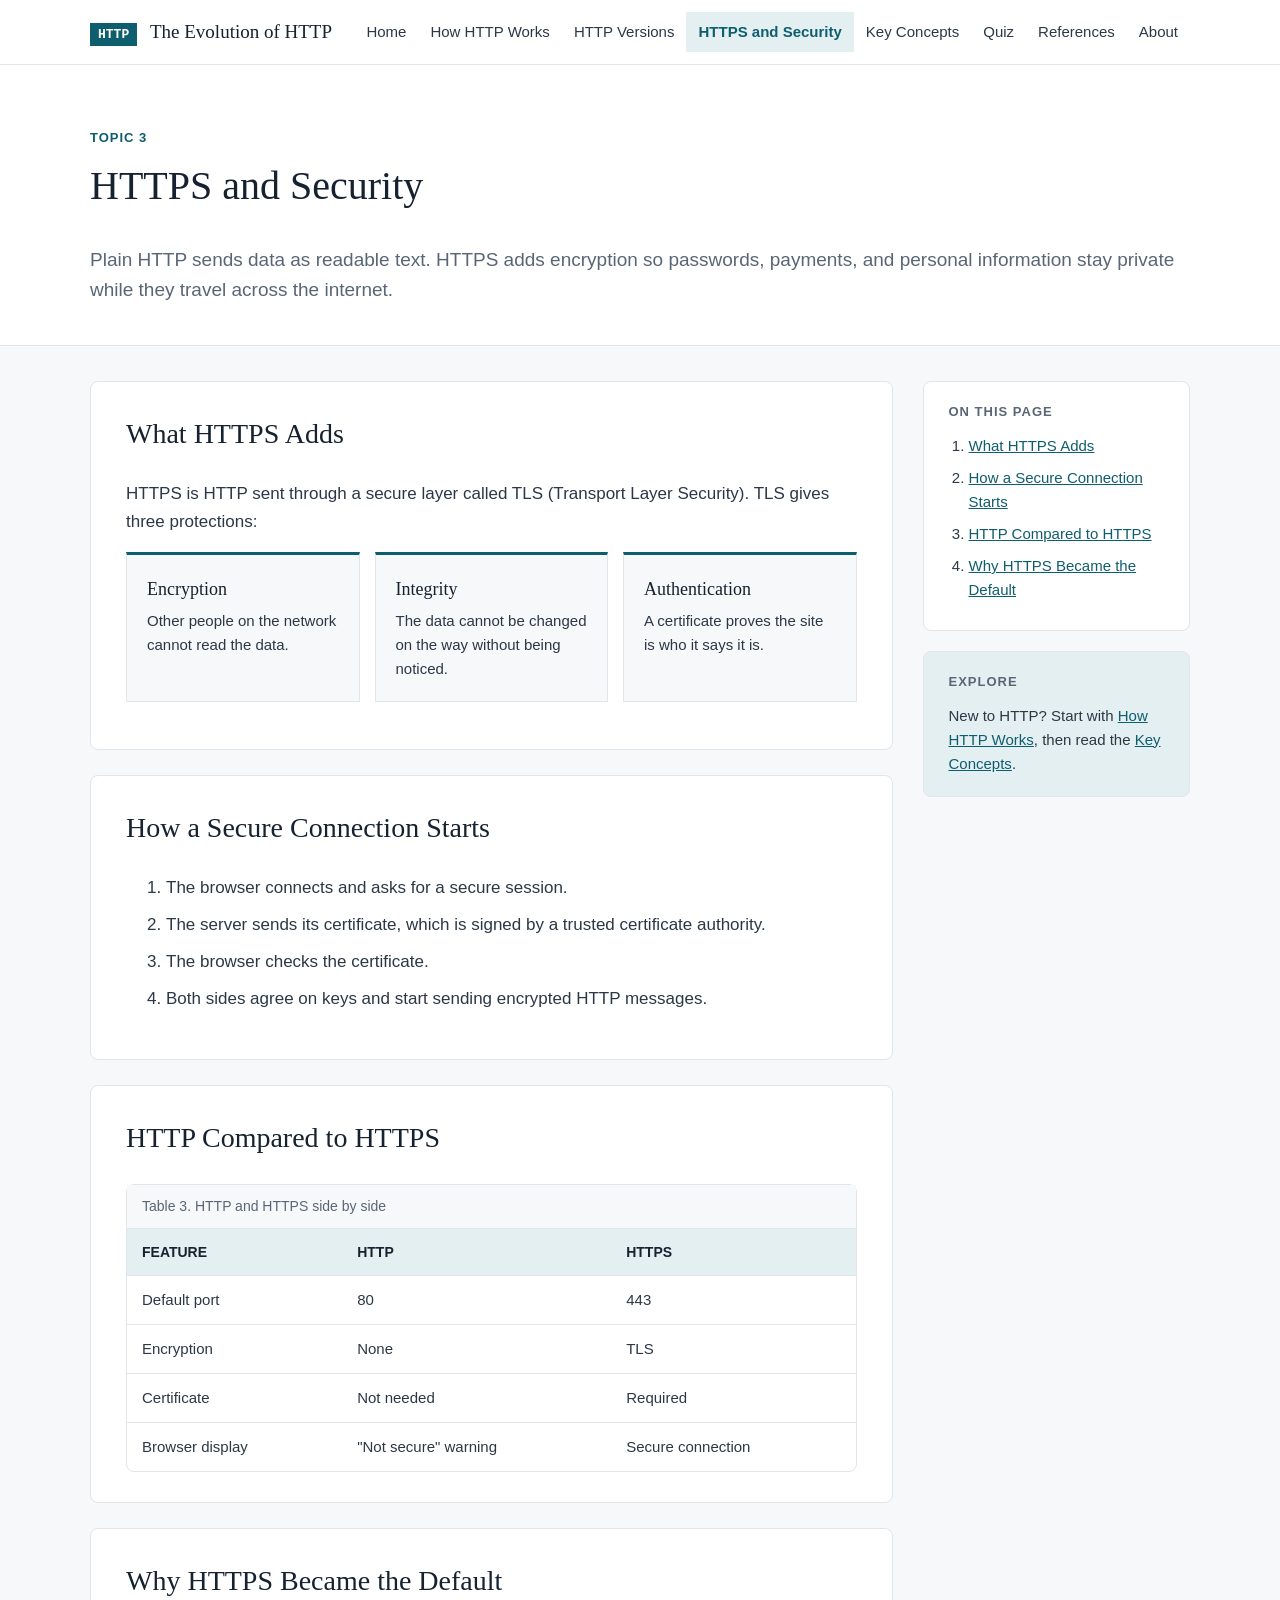
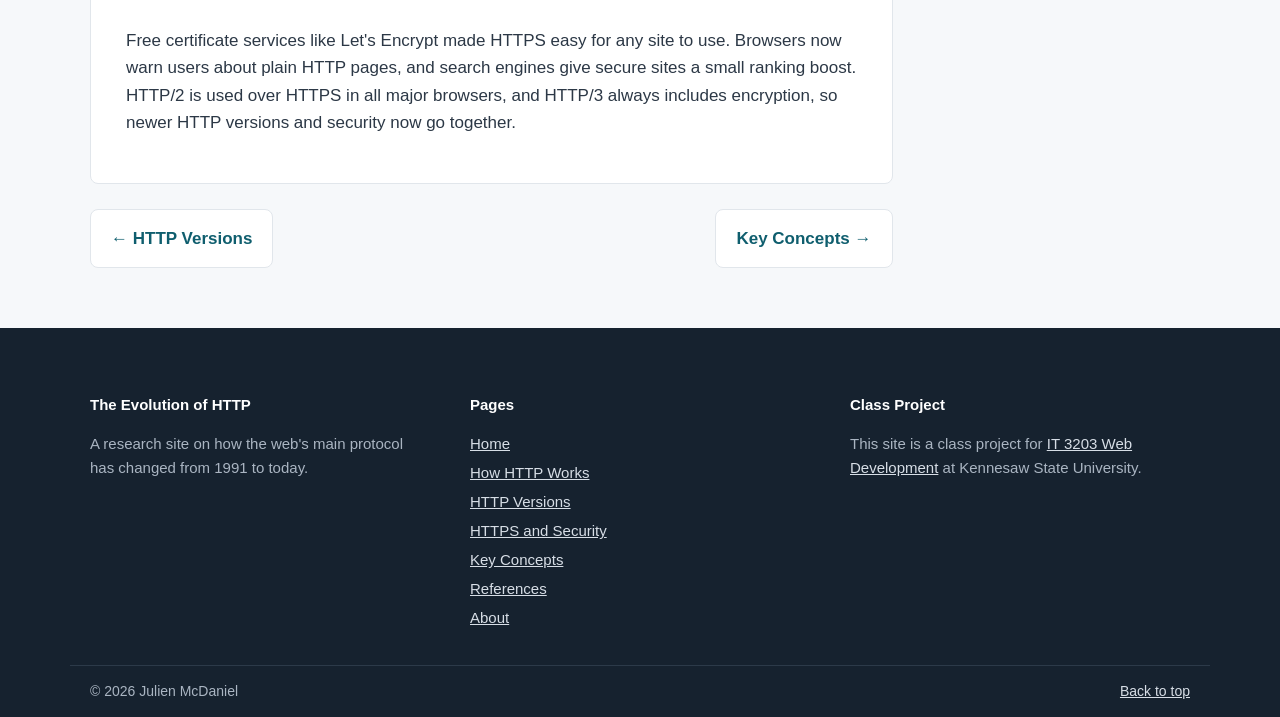
<file: https-security.html>
<!DOCTYPE html>
<!--
  File: https-security.html
  Page: HTTPS and Security
  Project: IT 3203 Web Development, Milestone 1
  Author: Julien McDaniel
  Purpose: How HTTPS and TLS protect web traffic.
-->
<html lang="en">
<head>
  <meta charset="utf-8">
  <meta name="viewport" content="width=device-width, initial-scale=1">
  <meta name="description" content="How HTTPS and TLS protect web traffic.">
  <title>HTTPS and Security | The Evolution of HTTP</title>
  <!-- One shared style sheet for the whole site -->
  <link rel="stylesheet" href="styles.css">
</head>
<body id="top">
  <!-- Site header: logo and main menu, the same on every page -->
  <header class="site-header">
    <div class="container header-inner">
      <a class="brand" href="index.html">
        <span class="brand-mark">HTTP</span>
        <span class="brand-name">The Evolution of HTTP</span>
      </a>
      <nav class="main-menu">
        <ul>
          <li><a href="index.html">Home</a></li>
          <li><a href="how-http-works.html">How HTTP Works</a></li>
          <li><a href="http-versions.html">HTTP Versions</a></li>
          <li><a href="https-security.html" class="active">HTTPS and Security</a></li>
          <li><a href="key-concepts.html">Key Concepts</a></li>
          <li><a href="quiz/index.html">Quiz</a></li>
          <li><a href="references.html">References</a></li>
          <li><a href="about.html">About</a></li>
        </ul>
      </nav>
    </div>
  </header>

  <!-- Page banner with the page title and a short summary -->
  <div class="page-banner">
    <div class="container">
      <p class="eyebrow">Topic 3</p>
      <h1>HTTPS and Security</h1>
      <p class="lead">Plain HTTP sends data as readable text. HTTPS adds encryption so passwords, payments, and personal information stay private while they travel across the internet.</p>
    </div>
  </div>

  <!-- Two column layout (CSS grid): main content and sidebar -->
  <div class="container page-layout">
    <main class="content">
        <section id="adds" class="content-section">
          <h2>What HTTPS Adds</h2>
          <p>HTTPS is HTTP sent through a secure layer called TLS (Transport Layer Security). TLS gives three protections:</p>
          <ul class="feature-grid">
            <li class="feature"><h3>Encryption</h3><p>Other people on the network cannot read the data.</p></li>
            <li class="feature"><h3>Integrity</h3><p>The data cannot be changed on the way without being noticed.</p></li>
            <li class="feature"><h3>Authentication</h3><p>A certificate proves the site is who it says it is.</p></li>
          </ul>
        </section>

        <section id="handshake" class="content-section">
          <h2>How a Secure Connection Starts</h2>
          <ol class="steps">
            <li>The browser connects and asks for a secure session.</li>
            <li>The server sends its certificate, which is signed by a trusted certificate authority.</li>
            <li>The browser checks the certificate.</li>
            <li>Both sides agree on keys and start sending encrypted HTTP messages.</li>
          </ol>
        </section>

        <section id="compare" class="content-section">
          <h2>HTTP Compared to HTTPS</h2>
          <div class="table-wrap">
            <table class="data-table">
              <caption>Table 3. HTTP and HTTPS side by side</caption>
              <thead>
                <tr><th>Feature</th><th>HTTP</th><th>HTTPS</th></tr>
              </thead>
              <tbody>
                <tr><td>Default port</td><td>80</td><td>443</td></tr>
                <tr><td>Encryption</td><td>None</td><td>TLS</td></tr>
                <tr><td>Certificate</td><td>Not needed</td><td>Required</td></tr>
                <tr><td>Browser display</td><td>"Not secure" warning</td><td>Secure connection</td></tr>
              </tbody>
            </table>
          </div>
        </section>

        <section id="default" class="content-section">
          <h2>Why HTTPS Became the Default</h2>
          <p>Free certificate services like Let's Encrypt made HTTPS easy for any site to use.
            Browsers now warn users about plain HTTP pages, and search engines give secure sites a
            small ranking boost. HTTP/2 is used over HTTPS in all major browsers, and HTTP/3 always
            includes encryption, so newer HTTP versions and security now go together.</p>
        </section>

        <!-- Previous and next page links -->
        <div class="pager">
          <a class="pager-link" href="http-versions.html">&larr; HTTP Versions</a>
          <a class="pager-link" href="key-concepts.html">Key Concepts &rarr;</a>
        </div>
    </main>

    <!-- Sidebar: links to each section on this page -->
    <aside class="sidebar">
      <div class="side-panel">
        <h2>On This Page</h2>
        <ol>
            <li><a href="#adds">What HTTPS Adds</a></li>
            <li><a href="#handshake">How a Secure Connection Starts</a></li>
            <li><a href="#compare">HTTP Compared to HTTPS</a></li>
            <li><a href="#default">Why HTTPS Became the Default</a></li>
        </ol>
      </div>
      <div class="side-panel side-note">
        <h2>Explore</h2>
        <p>New to HTTP? Start with <a href="how-http-works.html">How HTTP Works</a>, then read the <a href="key-concepts.html">Key Concepts</a>.</p>
      </div>
    </aside>
  </div>

  <!-- Site footer: the same on every page, includes the class project note -->
  <footer class="site-footer">
    <div class="container footer-grid">
      <div>
        <p class="footer-title">The Evolution of HTTP</p>
        <p>A research site on how the web's main protocol has changed from 1991 to today.</p>
      </div>
      <div>
        <p class="footer-title">Pages</p>
        <ul class="footer-links">
          <li><a href="index.html">Home</a></li>
          <li><a href="how-http-works.html">How HTTP Works</a></li>
          <li><a href="http-versions.html">HTTP Versions</a></li>
          <li><a href="https-security.html">HTTPS and Security</a></li>
          <li><a href="key-concepts.html">Key Concepts</a></li>
          <li><a href="references.html">References</a></li>
          <li><a href="about.html">About</a></li>
        </ul>
      </div>
      <div>
        <p class="footer-title">Class Project</p>
        <p>This site is a class project for
          <a href="https://ksuweb.github.io/IT3203/">IT 3203 Web Development</a>
          at Kennesaw State University.</p>
      </div>
    </div>
    <div class="container footer-bottom">
      <p>&copy; 2026 Julien McDaniel</p>
      <p><a href="#top">Back to top</a></p>
    </div>
  </footer>
</body>
</html>
</file>
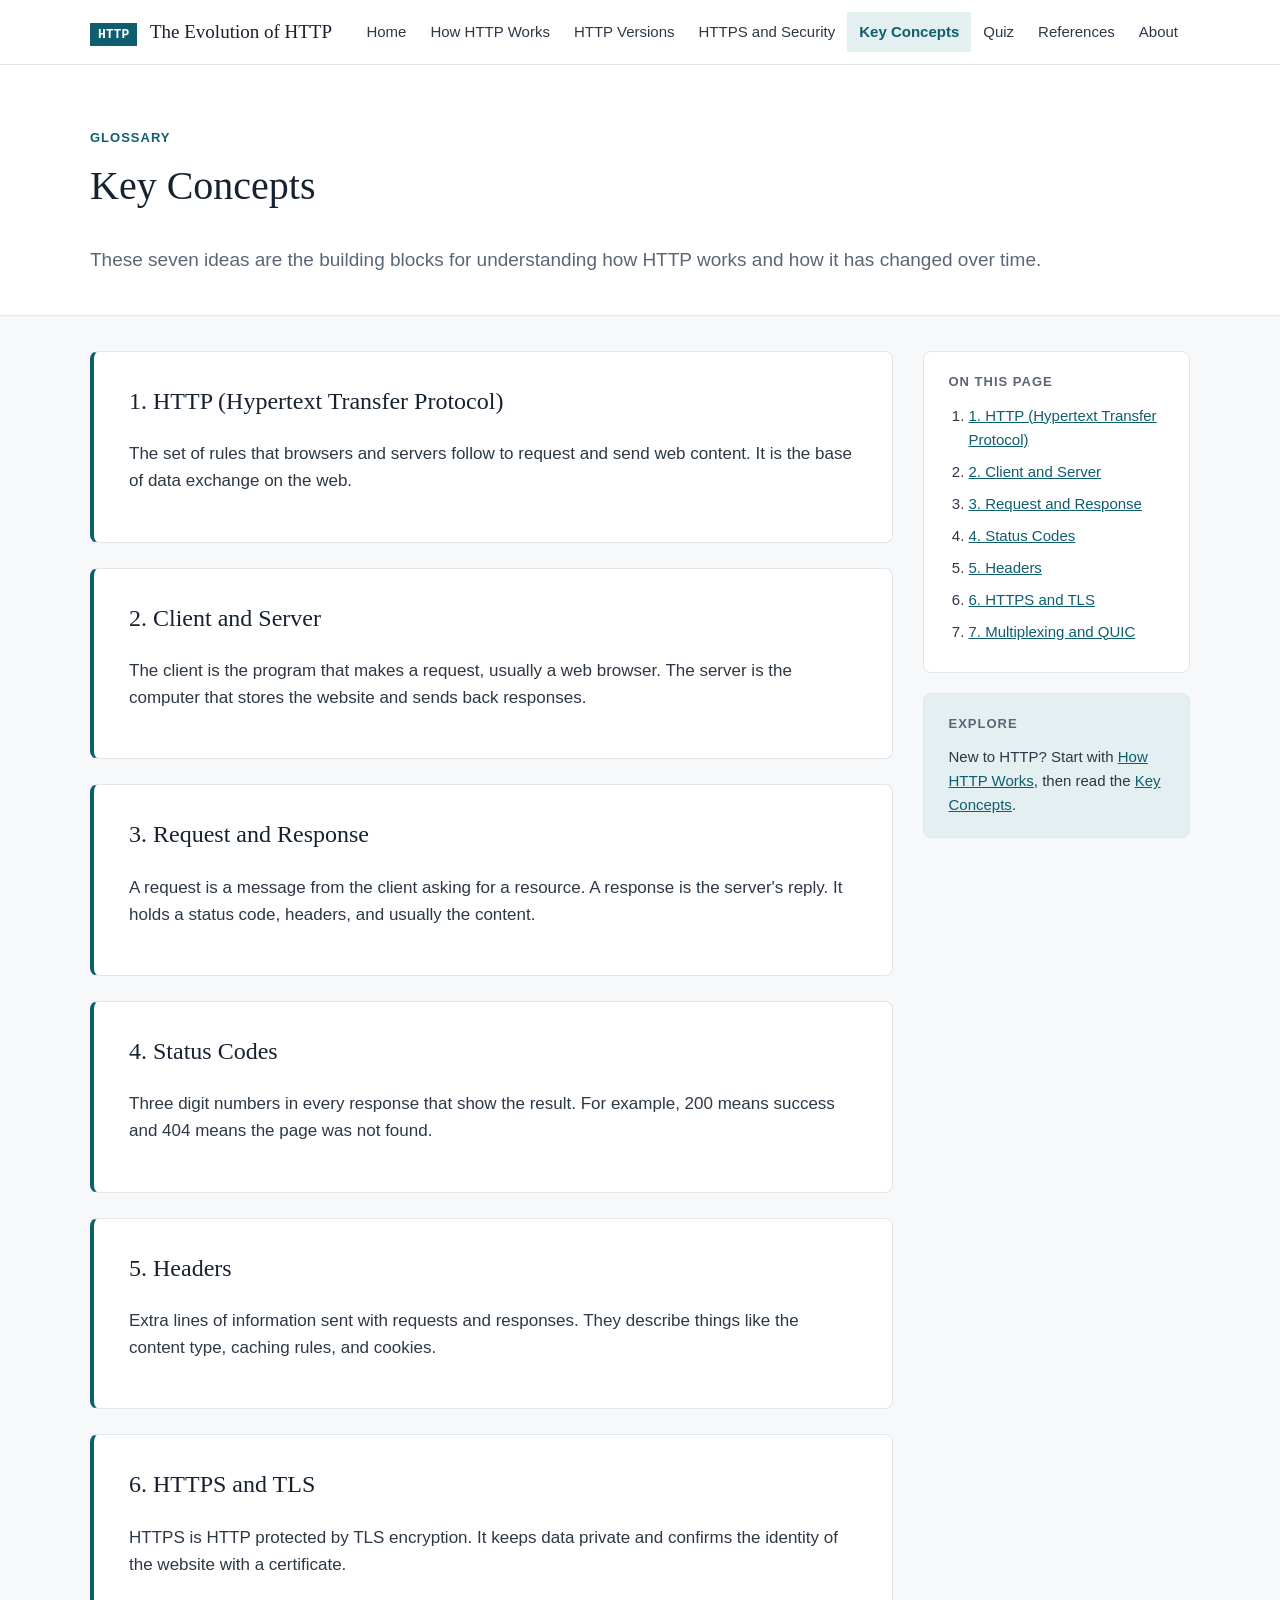
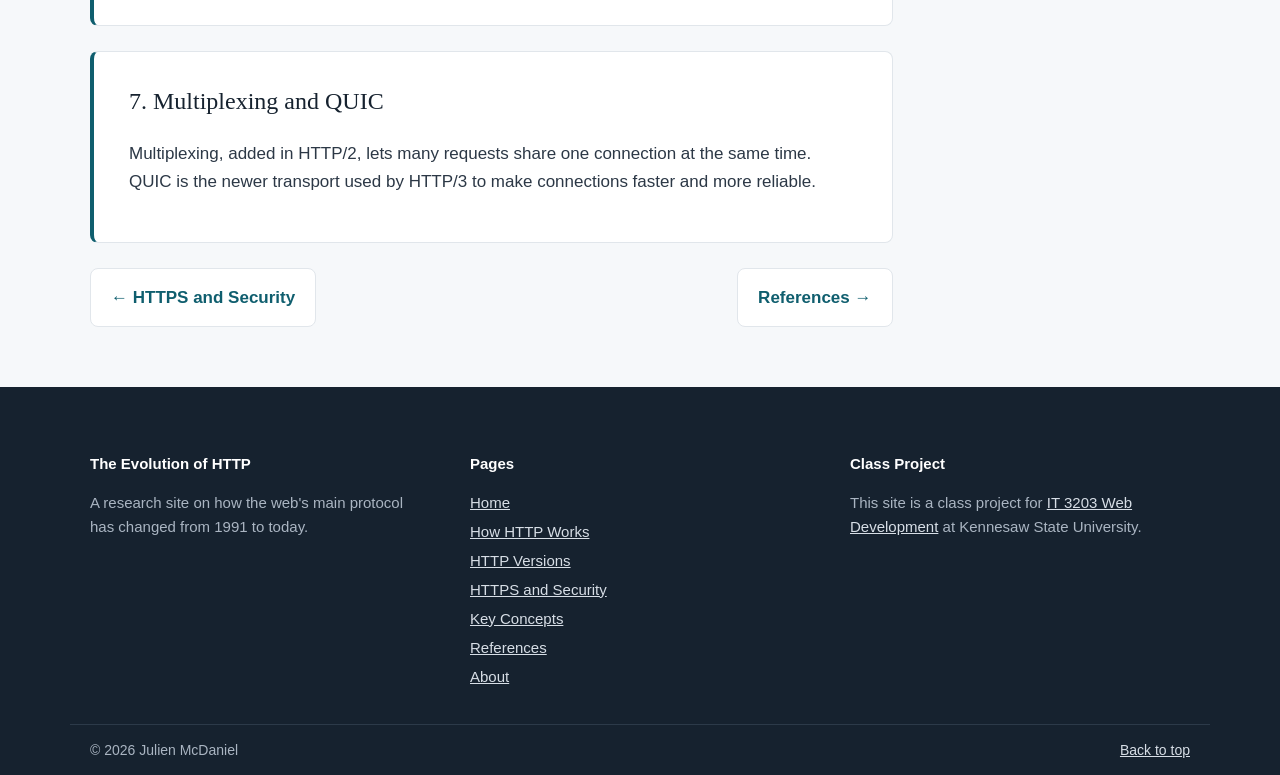
<file: key-concepts.html>
<!DOCTYPE html>
<!--
  File: key-concepts.html
  Page: Key Concepts
  Project: IT 3203 Web Development, Milestone 1
  Author: Julien McDaniel
  Purpose: Seven key concepts for understanding HTTP.
-->
<html lang="en">
<head>
  <meta charset="utf-8">
  <meta name="viewport" content="width=device-width, initial-scale=1">
  <meta name="description" content="Seven key concepts for understanding HTTP.">
  <title>Key Concepts | The Evolution of HTTP</title>
  <!-- One shared style sheet for the whole site -->
  <link rel="stylesheet" href="styles.css">
</head>
<body id="top">
  <!-- Site header: logo and main menu, the same on every page -->
  <header class="site-header">
    <div class="container header-inner">
      <a class="brand" href="index.html">
        <span class="brand-mark">HTTP</span>
        <span class="brand-name">The Evolution of HTTP</span>
      </a>
      <nav class="main-menu">
        <ul>
          <li><a href="index.html">Home</a></li>
          <li><a href="how-http-works.html">How HTTP Works</a></li>
          <li><a href="http-versions.html">HTTP Versions</a></li>
          <li><a href="https-security.html">HTTPS and Security</a></li>
          <li><a href="key-concepts.html" class="active">Key Concepts</a></li>
          <li><a href="quiz/index.html">Quiz</a></li>
          <li><a href="references.html">References</a></li>
          <li><a href="about.html">About</a></li>
        </ul>
      </nav>
    </div>
  </header>

  <!-- Page banner with the page title and a short summary -->
  <div class="page-banner">
    <div class="container">
      <p class="eyebrow">Glossary</p>
      <h1>Key Concepts</h1>
      <p class="lead">These seven ideas are the building blocks for understanding how HTTP works and how it has changed over time.</p>
    </div>
  </div>

  <!-- Two column layout (CSS grid): main content and sidebar -->
  <div class="container page-layout">
    <main class="content">
        <section id="http" class="content-section concept">
          <h2>1. HTTP (Hypertext Transfer Protocol)</h2>
          <p>The set of rules that browsers and servers follow to request and send web content. It is the base of data exchange on the web.</p>
        </section>

        <section id="client-server" class="content-section concept">
          <h2>2. Client and Server</h2>
          <p>The client is the program that makes a request, usually a web browser. The server is the computer that stores the website and sends back responses.</p>
        </section>

        <section id="request-response" class="content-section concept">
          <h2>3. Request and Response</h2>
          <p>A request is a message from the client asking for a resource. A response is the server's reply. It holds a status code, headers, and usually the content.</p>
        </section>

        <section id="status-codes" class="content-section concept">
          <h2>4. Status Codes</h2>
          <p>Three digit numbers in every response that show the result. For example, 200 means success and 404 means the page was not found.</p>
        </section>

        <section id="headers" class="content-section concept">
          <h2>5. Headers</h2>
          <p>Extra lines of information sent with requests and responses. They describe things like the content type, caching rules, and cookies.</p>
        </section>

        <section id="https-tls" class="content-section concept">
          <h2>6. HTTPS and TLS</h2>
          <p>HTTPS is HTTP protected by TLS encryption. It keeps data private and confirms the identity of the website with a certificate.</p>
        </section>

        <section id="multiplexing-quic" class="content-section concept">
          <h2>7. Multiplexing and QUIC</h2>
          <p>Multiplexing, added in HTTP/2, lets many requests share one connection at the same time. QUIC is the newer transport used by HTTP/3 to make connections faster and more reliable.</p>
        </section>

        <!-- Previous and next page links -->
        <div class="pager">
          <a class="pager-link" href="https-security.html">&larr; HTTPS and Security</a>
          <a class="pager-link" href="references.html">References &rarr;</a>
        </div>
    </main>

    <!-- Sidebar: links to each section on this page -->
    <aside class="sidebar">
      <div class="side-panel">
        <h2>On This Page</h2>
        <ol>
            <li><a href="#http">1. HTTP (Hypertext Transfer Protocol)</a></li>
            <li><a href="#client-server">2. Client and Server</a></li>
            <li><a href="#request-response">3. Request and Response</a></li>
            <li><a href="#status-codes">4. Status Codes</a></li>
            <li><a href="#headers">5. Headers</a></li>
            <li><a href="#https-tls">6. HTTPS and TLS</a></li>
            <li><a href="#multiplexing-quic">7. Multiplexing and QUIC</a></li>
        </ol>
      </div>
      <div class="side-panel side-note">
        <h2>Explore</h2>
        <p>New to HTTP? Start with <a href="how-http-works.html">How HTTP Works</a>, then read the <a href="key-concepts.html">Key Concepts</a>.</p>
      </div>
    </aside>
  </div>

  <!-- Site footer: the same on every page, includes the class project note -->
  <footer class="site-footer">
    <div class="container footer-grid">
      <div>
        <p class="footer-title">The Evolution of HTTP</p>
        <p>A research site on how the web's main protocol has changed from 1991 to today.</p>
      </div>
      <div>
        <p class="footer-title">Pages</p>
        <ul class="footer-links">
          <li><a href="index.html">Home</a></li>
          <li><a href="how-http-works.html">How HTTP Works</a></li>
          <li><a href="http-versions.html">HTTP Versions</a></li>
          <li><a href="https-security.html">HTTPS and Security</a></li>
          <li><a href="key-concepts.html">Key Concepts</a></li>
          <li><a href="references.html">References</a></li>
          <li><a href="about.html">About</a></li>
        </ul>
      </div>
      <div>
        <p class="footer-title">Class Project</p>
        <p>This site is a class project for
          <a href="https://ksuweb.github.io/IT3203/">IT 3203 Web Development</a>
          at Kennesaw State University.</p>
      </div>
    </div>
    <div class="container footer-bottom">
      <p>&copy; 2026 Julien McDaniel</p>
      <p><a href="#top">Back to top</a></p>
    </div>
  </footer>
</body>
</html>
</file>
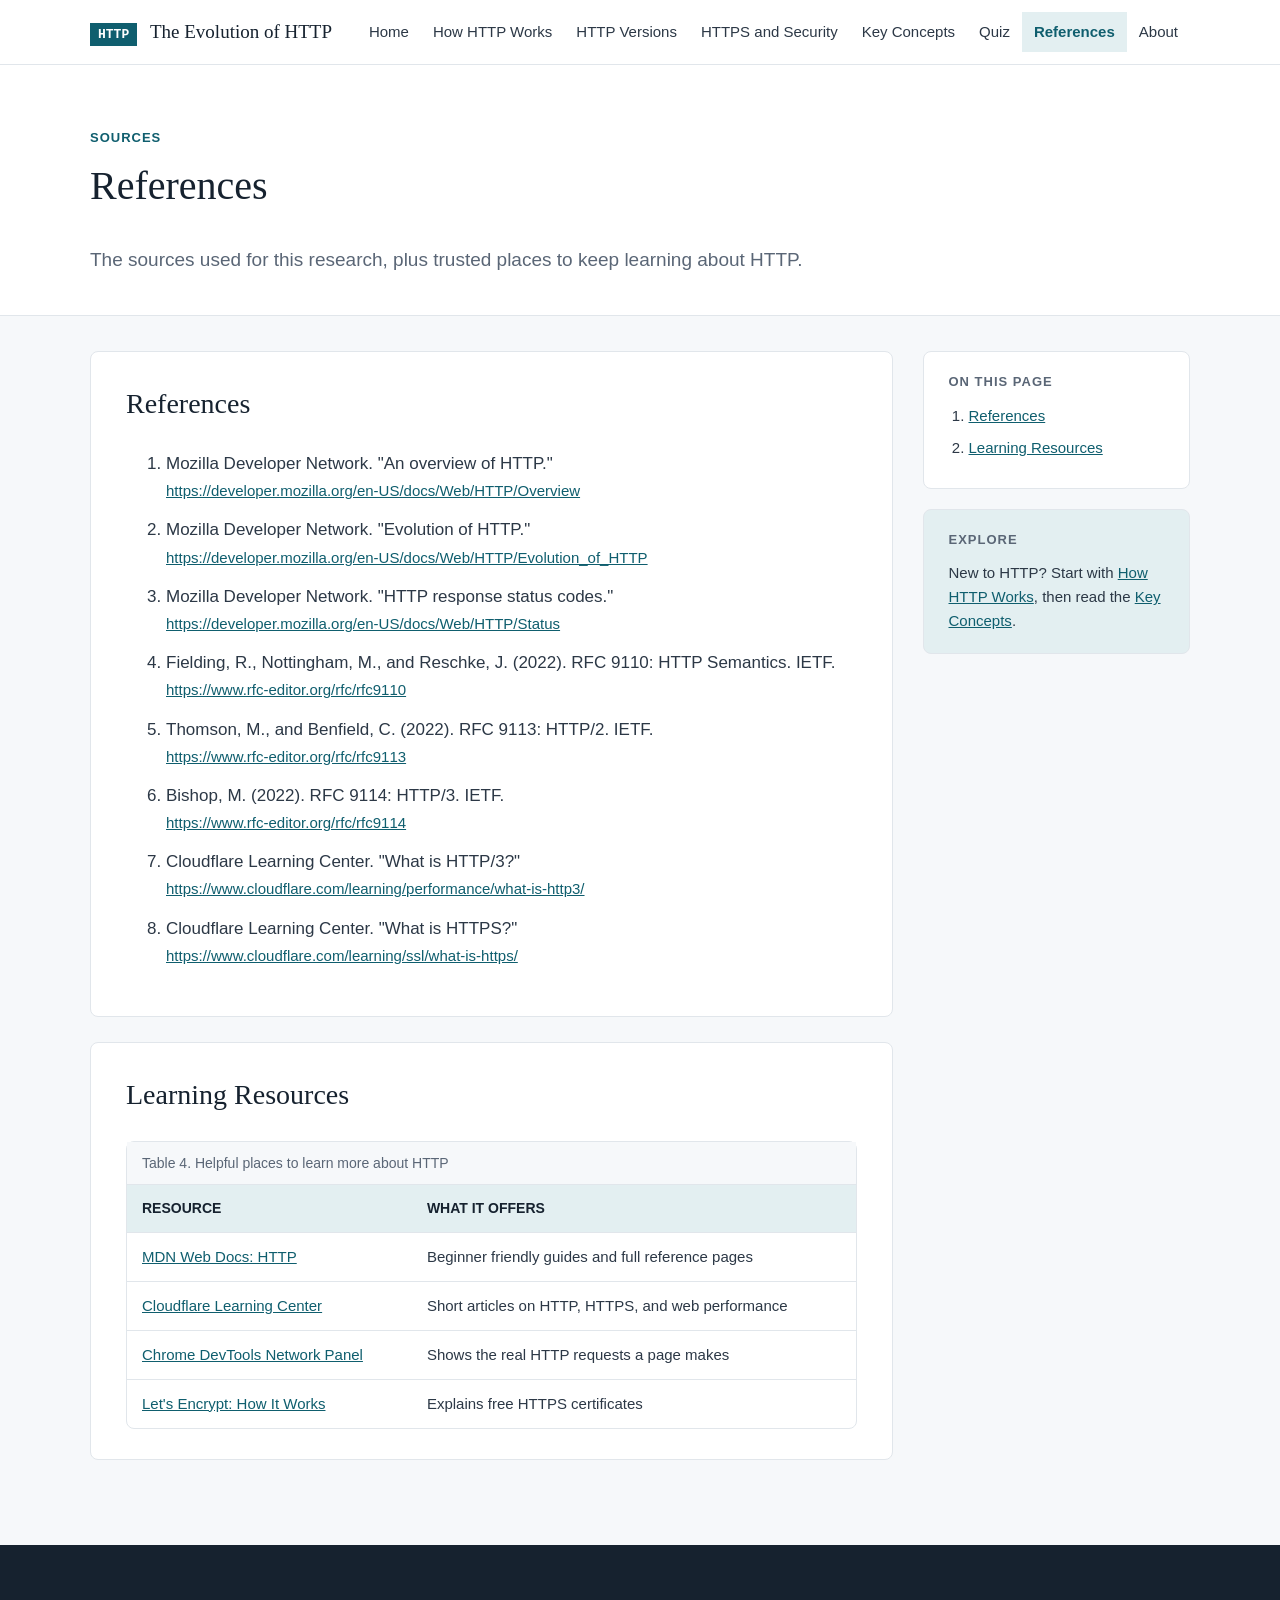
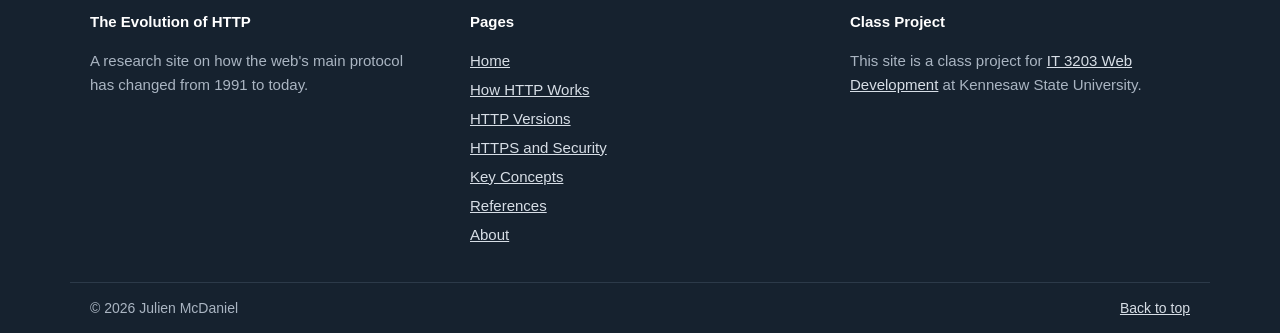
<file: references.html>
<!DOCTYPE html>
<!--
  File: references.html
  Page: References
  Project: IT 3203 Web Development, Milestone 1
  Author: Julien McDaniel
  Purpose: References and learning resources for HTTP.
-->
<html lang="en">
<head>
  <meta charset="utf-8">
  <meta name="viewport" content="width=device-width, initial-scale=1">
  <meta name="description" content="References and learning resources for HTTP.">
  <title>References | The Evolution of HTTP</title>
  <!-- One shared style sheet for the whole site -->
  <link rel="stylesheet" href="styles.css">
</head>
<body id="top">
  <!-- Site header: logo and main menu, the same on every page -->
  <header class="site-header">
    <div class="container header-inner">
      <a class="brand" href="index.html">
        <span class="brand-mark">HTTP</span>
        <span class="brand-name">The Evolution of HTTP</span>
      </a>
      <nav class="main-menu">
        <ul>
          <li><a href="index.html">Home</a></li>
          <li><a href="how-http-works.html">How HTTP Works</a></li>
          <li><a href="http-versions.html">HTTP Versions</a></li>
          <li><a href="https-security.html">HTTPS and Security</a></li>
          <li><a href="key-concepts.html">Key Concepts</a></li>
          <li><a href="quiz/index.html">Quiz</a></li>
          <li><a href="references.html" class="active">References</a></li>
          <li><a href="about.html">About</a></li>
        </ul>
      </nav>
    </div>
  </header>

  <!-- Page banner with the page title and a short summary -->
  <div class="page-banner">
    <div class="container">
      <p class="eyebrow">Sources</p>
      <h1>References</h1>
      <p class="lead">The sources used for this research, plus trusted places to keep learning about HTTP.</p>
    </div>
  </div>

  <!-- Two column layout (CSS grid): main content and sidebar -->
  <div class="container page-layout">
    <main class="content">
        <section id="sources" class="content-section">
          <h2>References</h2>
          <ol class="ref-list">
            <li>Mozilla Developer Network. "An overview of HTTP."<br><a href="https://developer.mozilla.org/en-US/docs/Web/HTTP/Overview">https://developer.mozilla.org/en-US/docs/Web/HTTP/Overview</a></li>
            <li>Mozilla Developer Network. "Evolution of HTTP."<br><a href="https://developer.mozilla.org/en-US/docs/Web/HTTP/Evolution_of_HTTP">https://developer.mozilla.org/en-US/docs/Web/HTTP/Evolution_of_HTTP</a></li>
            <li>Mozilla Developer Network. "HTTP response status codes."<br><a href="https://developer.mozilla.org/en-US/docs/Web/HTTP/Status">https://developer.mozilla.org/en-US/docs/Web/HTTP/Status</a></li>
            <li>Fielding, R., Nottingham, M., and Reschke, J. (2022). RFC 9110: HTTP Semantics. IETF.<br><a href="https://www.rfc-editor.org/rfc/rfc9110">https://www.rfc-editor.org/rfc/rfc9110</a></li>
            <li>Thomson, M., and Benfield, C. (2022). RFC 9113: HTTP/2. IETF.<br><a href="https://www.rfc-editor.org/rfc/rfc9113">https://www.rfc-editor.org/rfc/rfc9113</a></li>
            <li>Bishop, M. (2022). RFC 9114: HTTP/3. IETF.<br><a href="https://www.rfc-editor.org/rfc/rfc9114">https://www.rfc-editor.org/rfc/rfc9114</a></li>
            <li>Cloudflare Learning Center. "What is HTTP/3?"<br><a href="https://www.cloudflare.com/learning/performance/what-is-http3/">https://www.cloudflare.com/learning/performance/what-is-http3/</a></li>
            <li>Cloudflare Learning Center. "What is HTTPS?"<br><a href="https://www.cloudflare.com/learning/ssl/what-is-https/">https://www.cloudflare.com/learning/ssl/what-is-https/</a></li>
          </ol>
        </section>

        <section id="resources" class="content-section">
          <h2>Learning Resources</h2>
          <div class="table-wrap">
            <table class="data-table">
              <caption>Table 4. Helpful places to learn more about HTTP</caption>
              <thead>
                <tr><th>Resource</th><th>What It Offers</th></tr>
              </thead>
              <tbody>
                <tr><td><a href="https://developer.mozilla.org/en-US/docs/Web/HTTP">MDN Web Docs: HTTP</a></td><td>Beginner friendly guides and full reference pages</td></tr>
                <tr><td><a href="https://www.cloudflare.com/learning/">Cloudflare Learning Center</a></td><td>Short articles on HTTP, HTTPS, and web performance</td></tr>
                <tr><td><a href="https://developer.chrome.com/docs/devtools/network">Chrome DevTools Network Panel</a></td><td>Shows the real HTTP requests a page makes</td></tr>
                <tr><td><a href="https://letsencrypt.org/how-it-works/">Let's Encrypt: How It Works</a></td><td>Explains free HTTPS certificates</td></tr>
              </tbody>
            </table>
          </div>
        </section>
    </main>

    <!-- Sidebar: links to each section on this page -->
    <aside class="sidebar">
      <div class="side-panel">
        <h2>On This Page</h2>
        <ol>
            <li><a href="#sources">References</a></li>
            <li><a href="#resources">Learning Resources</a></li>
        </ol>
      </div>
      <div class="side-panel side-note">
        <h2>Explore</h2>
        <p>New to HTTP? Start with <a href="how-http-works.html">How HTTP Works</a>, then read the <a href="key-concepts.html">Key Concepts</a>.</p>
      </div>
    </aside>
  </div>

  <!-- Site footer: the same on every page, includes the class project note -->
  <footer class="site-footer">
    <div class="container footer-grid">
      <div>
        <p class="footer-title">The Evolution of HTTP</p>
        <p>A research site on how the web's main protocol has changed from 1991 to today.</p>
      </div>
      <div>
        <p class="footer-title">Pages</p>
        <ul class="footer-links">
          <li><a href="index.html">Home</a></li>
          <li><a href="how-http-works.html">How HTTP Works</a></li>
          <li><a href="http-versions.html">HTTP Versions</a></li>
          <li><a href="https-security.html">HTTPS and Security</a></li>
          <li><a href="key-concepts.html">Key Concepts</a></li>
          <li><a href="references.html">References</a></li>
          <li><a href="about.html">About</a></li>
        </ul>
      </div>
      <div>
        <p class="footer-title">Class Project</p>
        <p>This site is a class project for
          <a href="https://ksuweb.github.io/IT3203/">IT 3203 Web Development</a>
          at Kennesaw State University.</p>
      </div>
    </div>
    <div class="container footer-bottom">
      <p>&copy; 2026 Julien McDaniel</p>
      <p><a href="#top">Back to top</a></p>
    </div>
  </footer>
</body>
</html>
</file>
<file: styles.css>
/*
  File: styles.css
  Project: IT 3203 Web Development, Milestone 1
  Author: Julien McDaniel
  Purpose: One style sheet for every page of the site.

  Color plan:
    Dark slate  #16222f  (headings, top banner, footer)
    Text gray   #2c3846  (body text)
    Light gray  #f6f8fa  (page background)
    Teal        #0f5e6e  (links, buttons, highlights)
    Light teal  #e3eff1  (tinted boxes)
    Border gray #e1e6eb  (lines and borders)
*/


/* ===== 1. Basic page settings (element selectors) ===== */

body {
  margin: 0;
  font-family: Arial, Helvetica, sans-serif;
  font-size: 17px;
  line-height: 1.6;
  color: #2c3846;
  background-color: #f6f8fa;
}

h1, h2, h3 {
  font-family: Georgia, "Times New Roman", serif;
  font-weight: normal;
  color: #16222f;
  margin-top: 0;
}

h1 {
  font-size: 40px;
}

h2 {
  font-size: 28px;
}

h3 {
  font-size: 20px;
}

a {
  color: #0f5e6e;
}

/* Hover effect for all links */
a:hover {
  color: #16222f;
  text-decoration: none;
}

img {
  max-width: 100%;
}

code {
  font-family: "Courier New", monospace;
  background-color: #e3eff1;
  padding: 2px 5px;
}


/* ===== 2. Reusable classes ===== */

/* Keeps content centered and not too wide */
.container {
  max-width: 1100px;
  margin: 0 auto;
  padding: 0 20px;
}

/* Narrower width for reading paragraphs */
.narrow {
  max-width: 800px;
}

/* Small label above a heading */
.eyebrow {
  font-size: 13px;
  font-weight: bold;
  text-transform: uppercase;
  letter-spacing: 1px;
  color: #0f5e6e;
  margin-bottom: 5px;
}


/* ===== 3. Header and main menu (flexbox) ===== */

.site-header {
  background-color: #ffffff;
  border-bottom: 1px solid #e1e6eb;
}

/* Flexbox puts the logo on the left and the menu on the right */
.header-inner {
  display: flex;
  justify-content: space-between;
  align-items: center;
  flex-wrap: wrap;
  gap: 8px;
  padding-top: 12px;
  padding-bottom: 12px;
}

.brand {
  color: #16222f;
  text-decoration: none;
}

/* Small teal box with the word HTTP */
.brand-mark {
  background-color: #0f5e6e;
  color: #ffffff;
  font-family: "Courier New", monospace;
  font-size: 13px;
  font-weight: bold;
  padding: 4px 8px;
  margin-right: 8px;
}

.brand-name {
  font-family: Georgia, "Times New Roman", serif;
  font-size: 19px;
}

/* Flexbox lines up the menu links in a row */
.main-menu ul {
  display: flex;
  flex-wrap: wrap;
  list-style: none;
  margin: 0;
  padding: 0;
}

.main-menu a {
  display: block;
  padding: 8px 12px;
  color: #2c3846;
  text-decoration: none;
  font-size: 15px;
  white-space: nowrap;
}

/* Hover effect for menu links */
.main-menu a:hover {
  background-color: #e3eff1;
  color: #0f5e6e;
}

/* Highlights the page you are on */
.main-menu a.active {
  background-color: #e3eff1;
  color: #0f5e6e;
  font-weight: bold;
}


/* ===== 4. Home page ===== */

/* Dark banner at the top of the home page */
.hero {
  background-color: #16222f;
  color: #d7dee6;
  padding: 70px 0;
}

/* Grid with two columns: text on the left, code box on the right */
.hero-grid {
  display: grid;
  grid-template-columns: 1fr 1fr;
  gap: 50px;
  align-items: center;
}

.hero h1 {
  font-size: 48px;
  color: #ffffff;
}

.hero-label {
  color: #8cc7d1;
}

.hero-lead {
  font-size: 19px;
}

/* Buttons */
.button {
  display: inline-block;
  background-color: #0f5e6e;
  color: #ffffff;
  font-weight: bold;
  text-decoration: none;
  padding: 12px 22px;
  margin-right: 10px;
  margin-top: 15px;
  border: 2px solid #0f5e6e;
  border-radius: 6px;
}

.button:hover {
  background-color: #12798d;
  color: #ffffff;
}

.button-outline {
  background-color: transparent;
  border-color: #8a98a8;
}

.button-outline:hover {
  background-color: transparent;
  border-color: #ffffff;
}

/* Box that shows a sample HTTP message */
.code-box {
  background-color: #0e1822;
  border: 1px solid #2c3a49;
  border-radius: 8px;
  padding: 15px 20px;
}

.code-title {
  color: #8a98a8;
  font-size: 13px;
  margin: 0;
  padding-bottom: 10px;
  border-bottom: 1px solid #2c3a49;
}

.code-box pre {
  color: #e3e8ee;
  font-family: "Courier New", monospace;
  font-size: 15px;
  margin: 0;
}

/* Row of quick facts under the banner (grid with 4 columns) */
.stats {
  background-color: #ffffff;
  border-bottom: 1px solid #e1e6eb;
}

.stats-grid {
  display: grid;
  grid-template-columns: 1fr 1fr 1fr 1fr;
}

.stat {
  padding: 25px 20px;
  border-right: 1px solid #e1e6eb;
}

.stat-num {
  font-family: Georgia, "Times New Roman", serif;
  font-size: 34px;
  color: #0f5e6e;
  margin: 0;
}

.stat-label {
  font-size: 15px;
  color: #5a6676;
  margin: 0;
}

/* Home page sections */
.section {
  padding: 60px 0;
}

/* White background on every other section */
.section-alt {
  background-color: #ffffff;
  border-top: 1px solid #e1e6eb;
  border-bottom: 1px solid #e1e6eb;
}

.abstract {
  font-size: 18px;
}

/* Topic cards in a grid with 3 columns */
.card-grid {
  display: grid;
  grid-template-columns: 1fr 1fr 1fr;
  gap: 20px;
  list-style: none;
  padding: 0;
}

.card {
  background-color: #f6f8fa;
  border: 1px solid #e1e6eb;
  border-radius: 8px;
  padding: 25px;
}

/* Card border turns teal on hover */
.card:hover {
  border-color: #0f5e6e;
}

.card-num {
  font-family: "Courier New", monospace;
  color: #0f5e6e;
  margin: 0 0 5px 0;
}

.card h3 {
  margin-bottom: 5px;
}

.card h3 a {
  color: #16222f;
  text-decoration: none;
}

.card h3 a:hover {
  color: #0f5e6e;
}

.card p {
  color: #5a6676;
  margin: 0;
}

/* Key terms shown as rounded tags (flexbox) */
.term-list {
  display: flex;
  flex-wrap: wrap;
  gap: 10px;
  list-style: none;
  padding: 0;
  margin-bottom: 30px;
}

.term-list li {
  background-color: #e3eff1;
  color: #0a4652;
  font-size: 15px;
  padding: 6px 14px;
  border-radius: 20px;
}


/* ===== 5. Inner pages ===== */

/* White banner with the page title */
.page-banner {
  background-color: #ffffff;
  border-bottom: 1px solid #e1e6eb;
  padding: 50px 0 40px 0;
}

.lead {
  font-size: 19px;
  color: #5a6676;
  margin: 0;
}

/* Grid with two columns: main content and a sidebar */
.page-layout {
  display: grid;
  grid-template-columns: 3fr 1fr;
  gap: 30px;
  padding-top: 35px;
  padding-bottom: 60px;
}

/* Each section of a page is a white box */
.content-section {
  background-color: #ffffff;
  border: 1px solid #e1e6eb;
  border-radius: 8px;
  padding: 30px 35px;
  margin-bottom: 25px;
}

/* Sidebar boxes */
.side-panel {
  background-color: #ffffff;
  border: 1px solid #e1e6eb;
  border-radius: 8px;
  padding: 20px 25px;
  margin-bottom: 20px;
}

.side-panel h2 {
  font-family: Arial, Helvetica, sans-serif;
  font-size: 13px;
  font-weight: bold;
  text-transform: uppercase;
  letter-spacing: 1px;
  color: #5a6676;
}

.side-panel ol {
  padding-left: 20px;
  margin: 0;
}

.side-panel li {
  margin-bottom: 8px;
  font-size: 15px;
}

.side-note {
  background-color: #e3eff1;
}

.side-note p {
  font-size: 15px;
  margin: 0;
}

/* Previous and next links at the bottom (flexbox) */
.pager {
  display: flex;
  justify-content: space-between;
}

.pager-link {
  background-color: #ffffff;
  border: 1px solid #e1e6eb;
  border-radius: 8px;
  padding: 15px 20px;
  font-weight: bold;
  text-decoration: none;
}

.pager-link:hover {
  border-color: #0f5e6e;
}


/* ===== 6. Content boxes and lists ===== */

.steps li {
  margin-bottom: 10px;
}

/* Status code list */
.status-list {
  list-style: none;
  padding: 0;
}

.status-list li {
  padding: 10px 0;
  border-bottom: 1px solid #e1e6eb;
}

/* Small colored labels for status codes */
.badge {
  color: #ffffff;
  font-family: "Courier New", monospace;
  font-weight: bold;
  padding: 2px 8px;
  margin-right: 8px;
  border-radius: 4px;
}

.badge-ok { background-color: #2f7d4f; }
.badge-info { background-color: #2f5f9e; }
.badge-warn { background-color: #9a6a12; }
.badge-error { background-color: #a33a3a; }

/* Tip box */
.callout {
  background-color: #e3eff1;
  border-left: 4px solid #0f5e6e;
  padding: 15px 20px;
}

/* Version list with a teal line on the left */
.timeline {
  list-style: none;
  padding: 0;
  margin: 0;
}

.timeline-item {
  border-left: 3px solid #0f5e6e;
  padding-left: 20px;
  margin-bottom: 25px;
}

.year {
  font-family: "Courier New", monospace;
  font-weight: bold;
  color: #0f5e6e;
  margin: 0;
}

.timeline-item h3 {
  margin-bottom: 5px;
}

/* Three boxes on the HTTPS page (grid) */
.feature-grid {
  display: grid;
  grid-template-columns: 1fr 1fr 1fr;
  gap: 15px;
  list-style: none;
  padding: 0;
}

.feature {
  background-color: #f6f8fa;
  border: 1px solid #e1e6eb;
  border-top: 3px solid #0f5e6e;
  padding: 20px;
}

.feature h3 {
  font-size: 18px;
  margin-bottom: 5px;
}

.feature p {
  font-size: 15px;
  margin: 0;
}

/* Key concept boxes have a teal left border */
.concept {
  border-left: 4px solid #0f5e6e;
}

.concept h2 {
  font-size: 24px;
}

/* Reference list */
.ref-list li {
  margin-bottom: 12px;
}

.ref-list a {
  font-size: 15px;
}

/* About page: picture next to the intro (flexbox) */
.profile {
  display: flex;
  align-items: center;
  gap: 25px;
}

.profile p {
  margin: 0;
}

/* Mini resume in 3 columns (grid) */
.resume-grid {
  display: grid;
  grid-template-columns: 1fr 1fr 1fr;
  gap: 15px;
}

.resume-block {
  background-color: #f6f8fa;
  border: 1px solid #e1e6eb;
  border-radius: 8px;
  padding: 20px;
}

.resume-block h3 {
  font-size: 18px;
}

.resume-block ul {
  padding-left: 18px;
  margin: 0;
  font-size: 15px;
}


/* ===== 7. Images and tables ===== */

.figure {
  text-align: center;
  margin: 20px 0 0 0;
}

.figure img {
  border: 1px solid #e1e6eb;
  border-radius: 8px;
}

figcaption {
  font-size: 14px;
  color: #5a6676;
  margin-top: 5px;
}

.table-wrap {
  border: 1px solid #e1e6eb;
  border-radius: 8px;
}

.data-table {
  width: 100%;
  border-collapse: collapse;
  font-size: 15px;
}

.data-table caption {
  background-color: #f6f8fa;
  color: #5a6676;
  font-size: 14px;
  text-align: left;
  padding: 10px 15px;
}

.data-table th,
.data-table td {
  text-align: left;
  padding: 12px 15px;
  border-top: 1px solid #e1e6eb;
}

.data-table th {
  background-color: #e3eff1;
  color: #16222f;
  font-size: 14px;
  text-transform: uppercase;
}

/* Row turns light gray on hover */
.data-table tr:hover td {
  background-color: #f6f8fa;
}


/* ===== 8. Footer ===== */

.site-footer {
  background-color: #16222f;
  color: #aab5c2;
  font-size: 15px;
  padding-top: 50px;
}

/* Grid with 3 columns */
.footer-grid {
  display: grid;
  grid-template-columns: 1fr 1fr 1fr;
  gap: 40px;
  padding-bottom: 30px;
}

.footer-title {
  color: #ffffff;
  font-weight: bold;
}

.site-footer a {
  color: #d7dee6;
}

.site-footer a:hover {
  color: #ffffff;
}

.footer-links {
  list-style: none;
  padding: 0;
  margin: 0;
}

.footer-links li {
  margin-bottom: 5px;
}

/* Bottom row of the footer (flexbox) */
.footer-bottom {
  display: flex;
  justify-content: space-between;
  border-top: 1px solid #2c3a49;
  font-size: 14px;
}
</file>
<file: quiz/style.css>
/*
  File: quiz/style.css
  Project: IT 3203 Web Development, Milestone 2
  Author: Julien McDaniel
  Purpose: Styles for the HTTP quiz page. Uses the same colors as the main site.

  Color plan:
    Dark slate  #16222f  (headings, header, footer)
    Text gray   #2c3846  (body text)
    Light gray  #f6f8fa  (page background)
    Teal        #0f5e6e  (links, buttons)
    Light teal  #e3eff1  (tinted boxes)
    Border gray #e1e6eb  (lines and borders)
    Green       #1e7b3a  (correct answers)
    Red         #b3261e  (wrong answers)
*/

/* ===== 1. Basic page settings ===== */

body {
  margin: 0;
  font-family: Arial, Helvetica, sans-serif;
  font-size: 17px;
  line-height: 1.6;
  color: #2c3846;
  background-color: #f6f8fa;
}

h1, h2 {
  font-family: Georgia, "Times New Roman", serif;
  font-weight: normal;
  color: #16222f;
  margin-top: 0;
}

a {
  color: #0f5e6e;
}

a:hover {
  color: #16222f;
  text-decoration: none;
}

.container {
  max-width: 900px;
  margin: 0 auto;
  padding: 0 20px;
}

/* ===== 2. Header and menu (Flexbox layout, same look as the main site) ===== */

.site-header {
  background-color: #ffffff;
  border-bottom: 1px solid #e1e6eb;
}

.header-inner {
  display: flex;
  flex-wrap: wrap;
  justify-content: space-between;
  align-items: center;
  gap: 8px;
  max-width: 1100px;
  padding-top: 12px;
  padding-bottom: 12px;
}

.brand {
  color: #16222f;
  text-decoration: none;
}

.brand-mark {
  background-color: #0f5e6e;
  color: #ffffff;
  font-family: "Courier New", monospace;
  font-size: 13px;
  font-weight: bold;
  padding: 4px 8px;
  margin-right: 8px;
}

.brand-name {
  font-family: Georgia, "Times New Roman", serif;
  font-size: 19px;
}

.main-menu ul {
  display: flex;
  flex-wrap: wrap;
  list-style: none;
  margin: 0;
  padding: 0;
}

.main-menu a {
  display: block;
  padding: 8px 12px;
  color: #2c3846;
  text-decoration: none;
  font-size: 15px;
  white-space: nowrap;
}

.main-menu a:hover {
  background-color: #e3eff1;
  color: #0f5e6e;
}

.main-menu a.active {
  background-color: #e3eff1;
  color: #0f5e6e;
  font-weight: bold;
}

/* ===== 3. Quiz layout ===== */

main {
  padding-top: 30px;
  padding-bottom: 40px;
}

.intro {
  margin-bottom: 20px;
}

/* Each question is a white card */
.question {
  background-color: #ffffff;
  border: 1px solid #e1e6eb;
  border-left: 5px solid #0f5e6e;
  border-radius: 6px;
  padding: 16px 20px;
  margin: 0 0 18px 0;
}

.question legend {
  font-weight: bold;
  color: #16222f;
  padding: 0 4px;
}

/* Put each answer choice on its own line */
.question label {
  display: block;
  padding: 6px 8px;
  border-radius: 4px;
  cursor: pointer;
}

.question label:hover {
  background-color: #e3eff1;
}

.question input[type="text"] {
  width: 100%;
  max-width: 300px;
  padding: 8px;
  font-size: 16px;
  border: 1px solid #c4ccd4;
  border-radius: 4px;
  margin-left: 8px;
}

.question input[type="text"]:focus {
  outline: 2px solid #0f5e6e;
}

/* ===== 4. Buttons ===== */

.button-row {
  display: flex;
  gap: 12px;
  flex-wrap: wrap;
}

.button {
  background-color: #0f5e6e;
  color: #ffffff;
  border: 2px solid #0f5e6e;
  padding: 10px 22px;
  font-size: 16px;
  border-radius: 4px;
  cursor: pointer;
}

.button:hover {
  background-color: #16222f;
  border-color: #16222f;
}

.button-outline {
  background-color: #ffffff;
  color: #0f5e6e;
}

.button-outline:hover {
  color: #ffffff;
}

/* ===== 5. Feedback and results (class selectors added by script.js) ===== */

.feedback {
  margin: 8px 0 0 0;
  font-weight: bold;
}

.question.correct {
  border-left-color: #1e7b3a;
  background-color: #eef8f0;
}

.question.incorrect {
  border-left-color: #b3261e;
  background-color: #fbefee;
}

.question.unanswered {
  border-left-color: #c77700;
}

.correct .feedback {
  color: #1e7b3a;
}

.incorrect .feedback {
  color: #b3261e;
}

.form-message {
  color: #b3261e;
  font-weight: bold;
  min-height: 1em;
}

.results {
  background-color: #e3eff1;
  border: 1px solid #e1e6eb;
  border-radius: 6px;
  padding: 20px;
  margin-top: 24px;
}

.score-text {
  font-size: 22px;
  font-weight: bold;
  margin: 0 0 6px 0;
}

.pass-text {
  font-size: 20px;
  font-weight: bold;
  margin: 0;
}

.pass {
  color: #1e7b3a;
}

.fail {
  color: #b3261e;
}

/* Hides the results box until the quiz is submitted */
.hidden {
  display: none;
}

/* ===== 6. Footer ===== */

.site-footer {
  background-color: #16222f;
  color: #ffffff;
  padding: 16px 0;
  font-size: 15px;
}

.site-footer a {
  color: #9fd3dc;
}

.footer-bottom {
  display: flex;
  flex-wrap: wrap;
  justify-content: space-between;
  gap: 10px;
}

.footer-bottom p {
  margin: 0;
}
</file>
